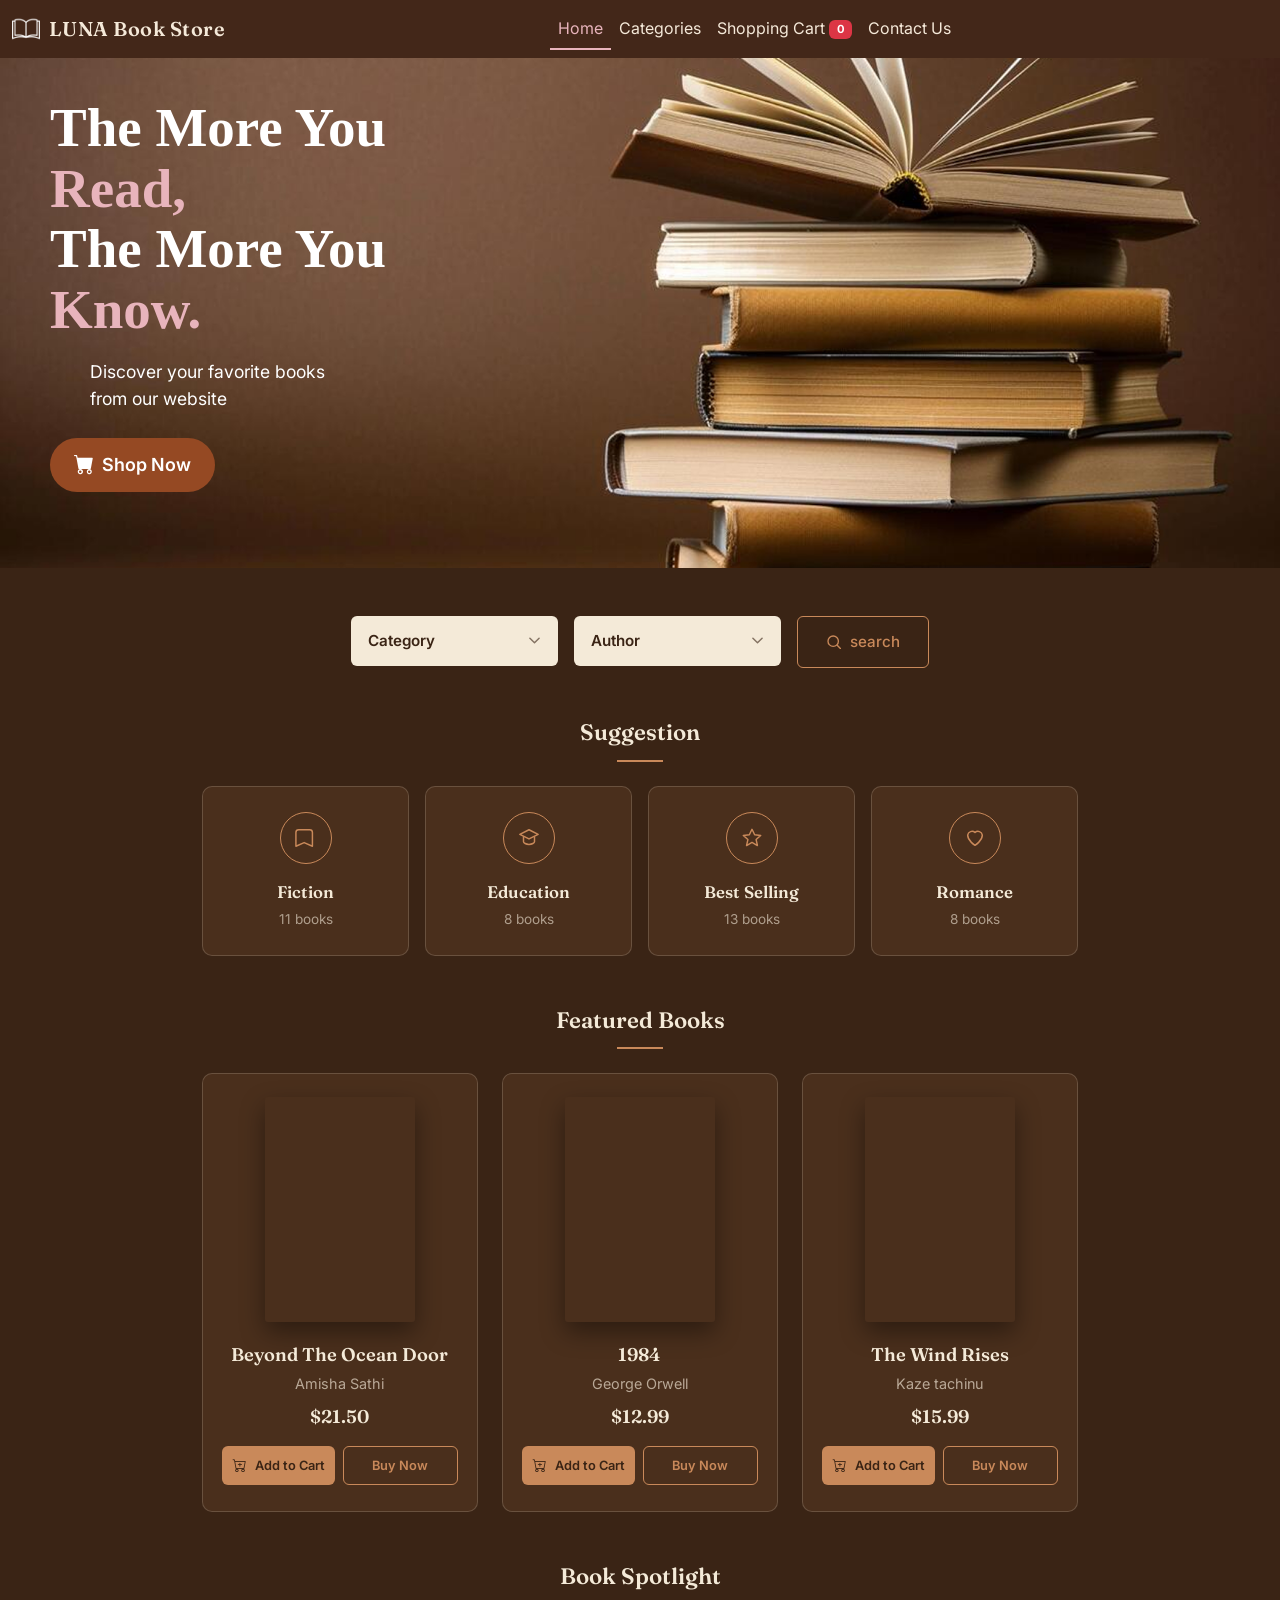
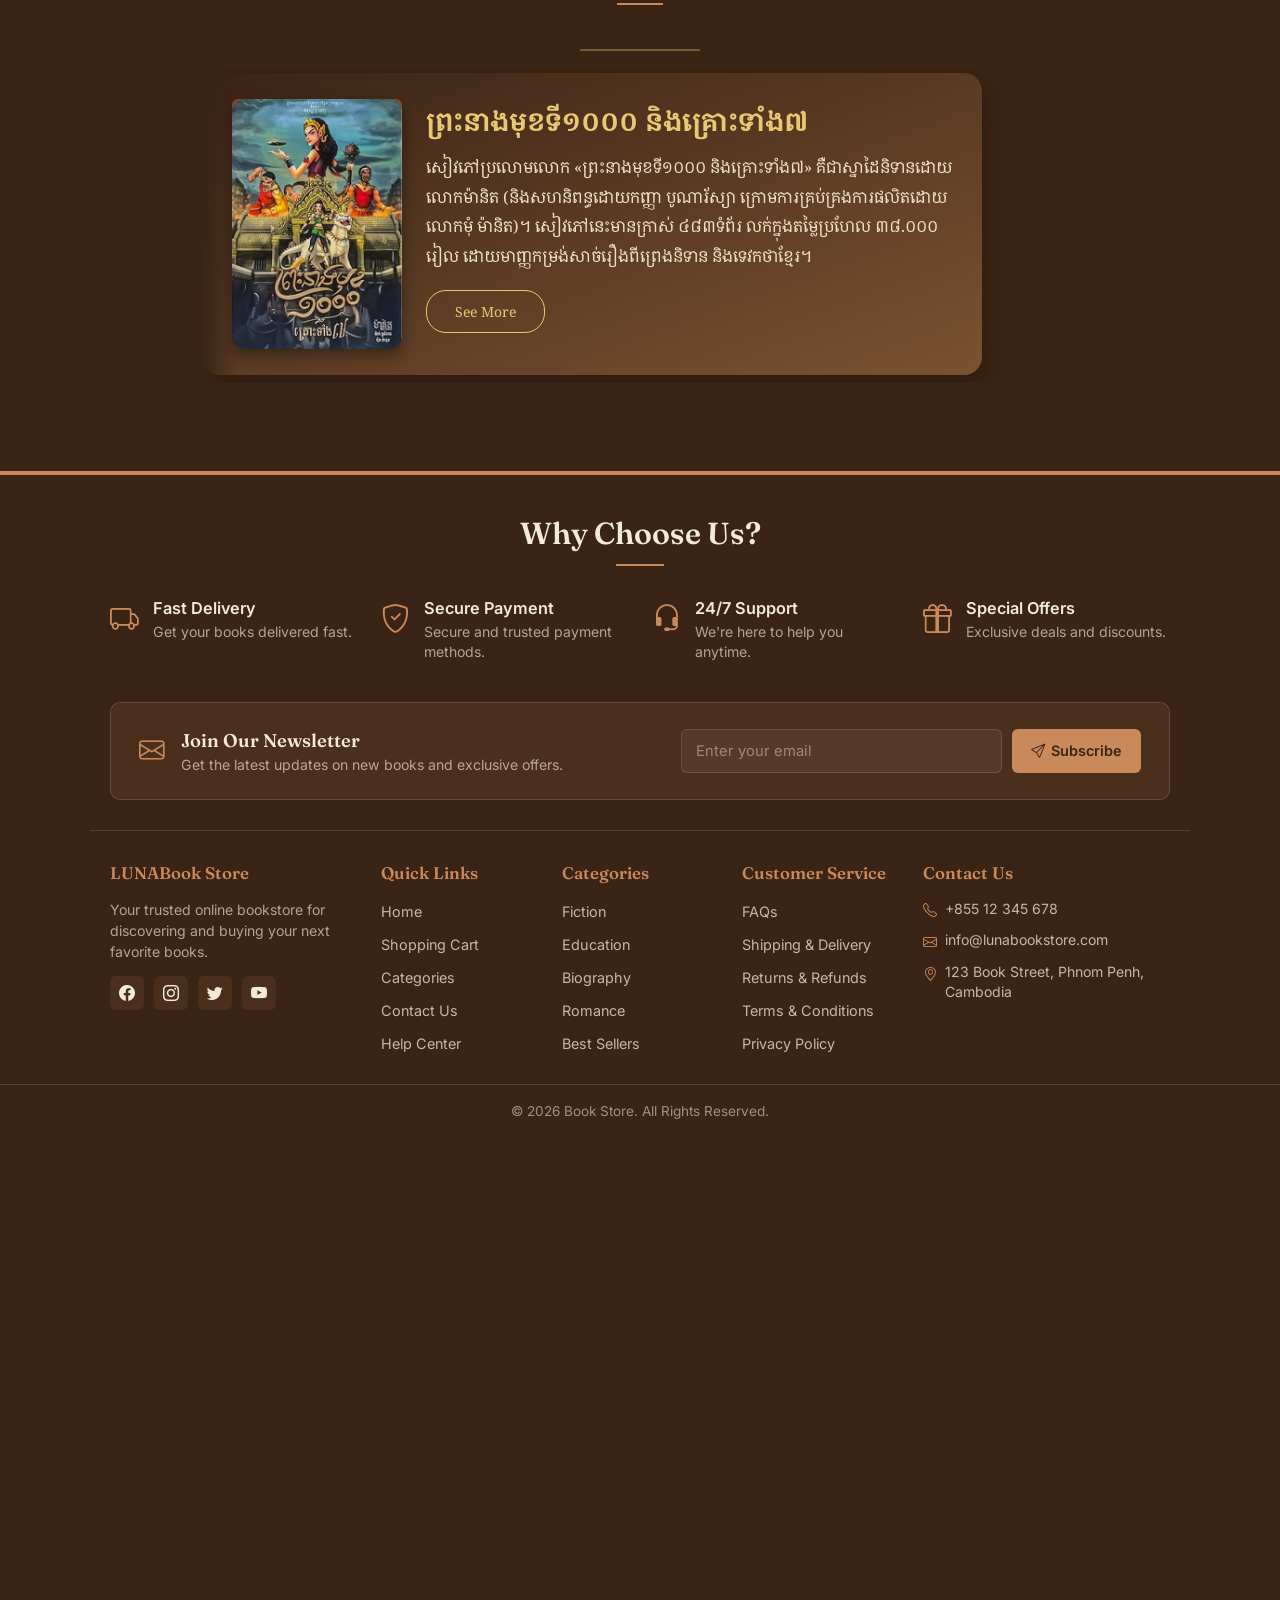
<file: index.html>
<!doctype html>
<html lang="en">
  <head>
    <meta charset="UTF-8" />
    <meta http-equiv="refresh" content="0; url=home.html" />
    <title>LUNA Book Store</title>
  </head>
  <body>
    <p>Redirecting to <a href="home.html">the Book Store</a>…</p>
  </body>
</html>
</file>
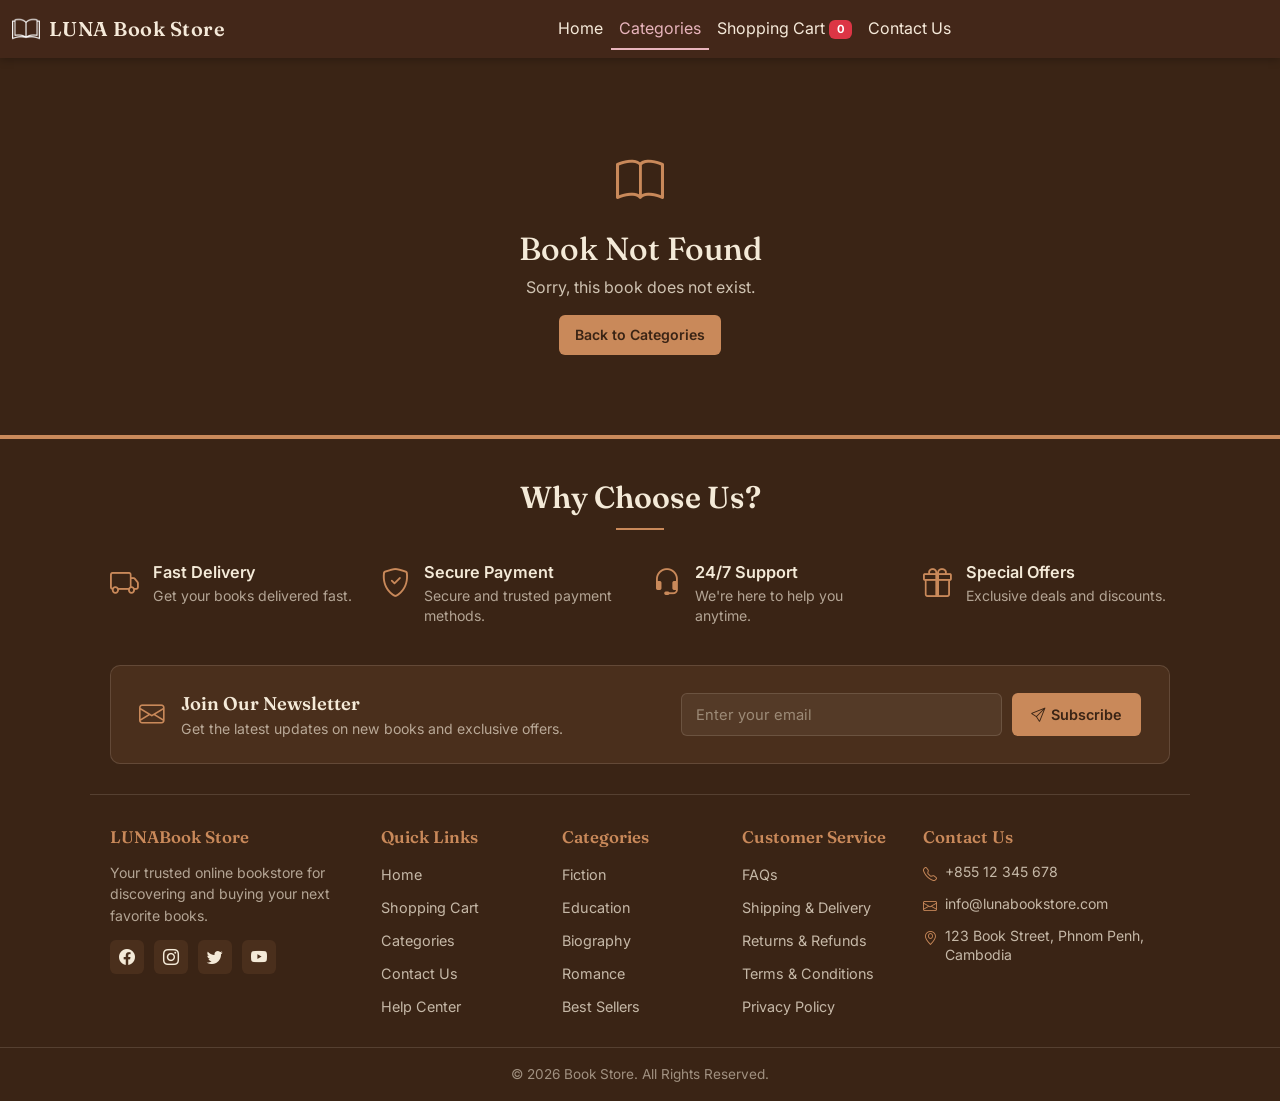
<file: bookdetail.html>
<!doctype html>
<html lang="en">
  <head>
    <meta charset="UTF-8" />
    <meta name="viewport" content="width=device-width, initial-scale=1.0" />
    <title>Book Details — Book Store</title>
    <meta name="description" content="Book details." />
    <link rel="icon" href="data:image/svg+xml,%3Csvg xmlns='http://www.w3.org/2000/svg' viewBox='0 0 100 100'%3E%3Ctext y='.9em' font-size='90'%3E%F0%9F%93%9A%3C/text%3E%3C/svg%3E" />
    <link
      href="https://cdn.jsdelivr.net/npm/bootstrap@5.3.3/dist/css/bootstrap.min.css"
      rel="stylesheet"
    />
    <link
      rel="stylesheet"
      href="https://cdn.jsdelivr.net/npm/bootstrap-icons@1.11.3/font/bootstrap-icons.min.css"
    />
    <link rel="preconnect" href="https://fonts.googleapis.com" />
    <link rel="preconnect" href="https://fonts.gstatic.com" crossorigin />
    <link
      href="https://fonts.googleapis.com/css2?family=Fraunces:ital,opsz,wght@0,9..144,300;0,9..144,500;0,9..144,600;0,9..144,700;1,9..144,500&family=Inter:wght@400;500;600;700&family=Noto+Serif+Khmer:wght@400;600;700&display=swap"
      rel="stylesheet"
    />
    <link rel="stylesheet" href="css/styles.css" />
    <link rel="stylesheet" href="css/footer_section.css" />
    <link rel="stylesheet" href="css/bookdetails.css" />
  </head>
  <body>
    <nav class="navbar navbar-expand-lg custom-navbar">
      <div class="container-fluid">
        <a class="navbar-brand" href="home.html">
          <img src="images/booklogo.png" alt="" class="brand-logo" />
          LUNA Book Store
        </a>
        <button
          class="navbar-toggler"
          type="button"
          data-bs-toggle="collapse"
          data-bs-target="#navbarNav"
          aria-controls="navbarNav"
          aria-expanded="false"
          aria-label="Toggle navigation"
        >
          <span class="navbar-toggler-icon"></span>
        </button>

        <div class="collapse navbar-collapse" id="navbarNav">
          <ul class="navbar-nav mx-auto">
            <li class="nav-item">
              <a class="nav-link" href="home.html">Home</a>
            </li>
            <li class="nav-item">
              <a class="nav-link" href="categories.html">Categories</a>
            </li>
            <li class="nav-item">
              <a class="nav-link" href="shopping_cart.html">
                Shopping Cart
                <span id="cart-count" class="badge bg-danger">0</span>
              </a>
            </li>
            <li class="nav-item">
              <a class="nav-link" href="contact_us.html">Contact Us</a>
            </li>
          </ul>
        </div>
      </div>
    </nav>

    <main class="container detail-page">
      <div id="book-detail" class="row g-4 align-items-start"></div>
    </main>

    <section class="container" id="related-section" hidden>
      <div class="section-heading-wrap mb-4 mt-4">
        <span class="section-heading">You May Also Like</span>
      </div>
      <div class="row g-4 justify-content-center" id="related-books"></div>
    </section>

    <!-- footer -->
    <section class="sf-wrap">
      <!-- Why Choose Us -->
      <div class="sf-why container-fluid">
        <div class="sf-why-heading">
          <h2>Why Choose Us?</h2>
        </div>

        <div class="row gy-4 sf-why-row">
          <div class="col-md-3 col-6 sf-why-item">
            <i class="bi bi-truck sf-why-icon"></i>
            <div>
              <div class="sf-why-title">Fast Delivery</div>
              <div class="sf-why-text">Get your books delivered fast.</div>
            </div>
          </div>

          <div class="col-md-3 col-6 sf-why-item">
            <i class="bi bi-shield-check sf-why-icon"></i>
            <div>
              <div class="sf-why-title">Secure Payment</div>
              <div class="sf-why-text">Secure and trusted payment methods.</div>
            </div>
          </div>

          <div class="col-md-3 col-6 sf-why-item">
            <i class="bi bi-headset sf-why-icon"></i>
            <div>
              <div class="sf-why-title">24/7 Support</div>
              <div class="sf-why-text">We're here to help you anytime.</div>
            </div>
          </div>

          <div class="col-md-3 col-6 sf-why-item">
            <i class="bi bi-gift sf-why-icon"></i>
            <div>
              <div class="sf-why-title">Special Offers</div>
              <div class="sf-why-text">Exclusive deals and discounts.</div>
            </div>
          </div>
        </div>
      </div>

      <!-- Newsletter -->
      <div class="sf-newsletter container-fluid">
        <div class="sf-newsletter-box">
          <div class="sf-newsletter-left">
            <i class="bi bi-envelope sf-newsletter-icon"></i>
            <div>
              <div class="sf-newsletter-title">Join Our Newsletter</div>
              <div class="sf-newsletter-text">
                Get the latest updates on new books and exclusive offers.
              </div>
            </div>
          </div>
          <form class="sf-newsletter-form">
            <input
              type="email"
              class="sf-newsletter-input"
              placeholder="Enter your email"
              aria-label="Email address"
              aria-label="Email address"
              aria-label="Email address"
              aria-label="Email address"
              required
            />
            <button type="submit" class="sf-newsletter-btn">
              <i class="bi bi-send"></i> Subscribe
            </button>
          </form>
        </div>
      </div>

      <!-- Footer columns -->
      <div class="sf-footer container-fluid">
        <div class="row gy-4">
          <div class="col-lg-3 col-md-6">
            <div class="sf-col-title">LUNABook Store</div>
            <p class="sf-about-text">
              Your trusted online bookstore for discovering and buying your next
              favorite books.
            </p>
            <div class="sf-socials">
              <a href="#"><i class="bi bi-facebook"></i></a>
              <a href="#"><i class="bi bi-instagram"></i></a>
              <a href="#"><i class="bi bi-twitter"></i></a>
              <a href="#"><i class="bi bi-youtube"></i></a>
            </div>
          </div>

          <div class="col-lg-2 col-md-6 col-6">
            <div class="sf-col-title">Quick Links</div>
            <ul class="sf-link-list">
              <li><a href="home.html">Home</a></li>
              <li><a href="shopping_cart.html">Shopping Cart</a></li>
              <li><a href="categories.html">Categories</a></li>
              <li><a href="contact_us.html">Contact Us</a></li>
              <li><a href="help.html">Help Center</a></li>
            </ul>
          </div>

          <div class="col-lg-2 col-md-6 col-6">
            <div class="sf-col-title">Categories</div>
            <ul class="sf-link-list">
              <li><a href="categories.html?category=fiction">Fiction</a></li>
              <li><a href="categories.html?category=education">Education</a></li>
              <li><a href="categories.html?category=biography">Biography</a></li>
              <li><a href="categories.html?category=romance">Romance</a></li>
              <li><a href="categories.html?category=bestselling">Best Sellers</a></li>
            </ul>
          </div>

          <div class="col-lg-2 col-md-6 col-6">
            <div class="sf-col-title">Customer Service</div>
            <ul class="sf-link-list">
              <li><a href="help.html#faqs">FAQs</a></li>
              <li><a href="help.html#shipping">Shipping &amp; Delivery</a></li>
              <li><a href="help.html#returns">Returns &amp; Refunds</a></li>
              <li><a href="help.html#terms">Terms &amp; Conditions</a></li>
              <li><a href="help.html#privacy">Privacy Policy</a></li>
            </ul>
          </div>

          <div class="col-lg-3 col-md-6 col-6">
            <div class="sf-col-title">Contact Us</div>
            <ul class="sf-contact-list">
              <li><i class="bi bi-telephone"></i> +855 12 345 678</li>
              <li><i class="bi bi-envelope"></i> info@lunabookstore.com</li>
              <li>
                <i class="bi bi-geo-alt"></i> 123 Book Street, Phnom Penh, Cambodia
              </li>
            </ul>
          </div>
        </div>
      </div>

      <div class="sf-bottom">&copy; 2026 Book Store. All Rights Reserved.</div>
    </section>

    <script src="https://cdn.jsdelivr.net/npm/bootstrap@5.3.3/dist/js/bootstrap.bundle.min.js"></script>
    <script src="js/books.js"></script>
    <script src="js/site.js"></script>
    <script src="js/cart.js"></script>
    <script src="js/bookdetail.js"></script>
  </body>
</html>
</file>
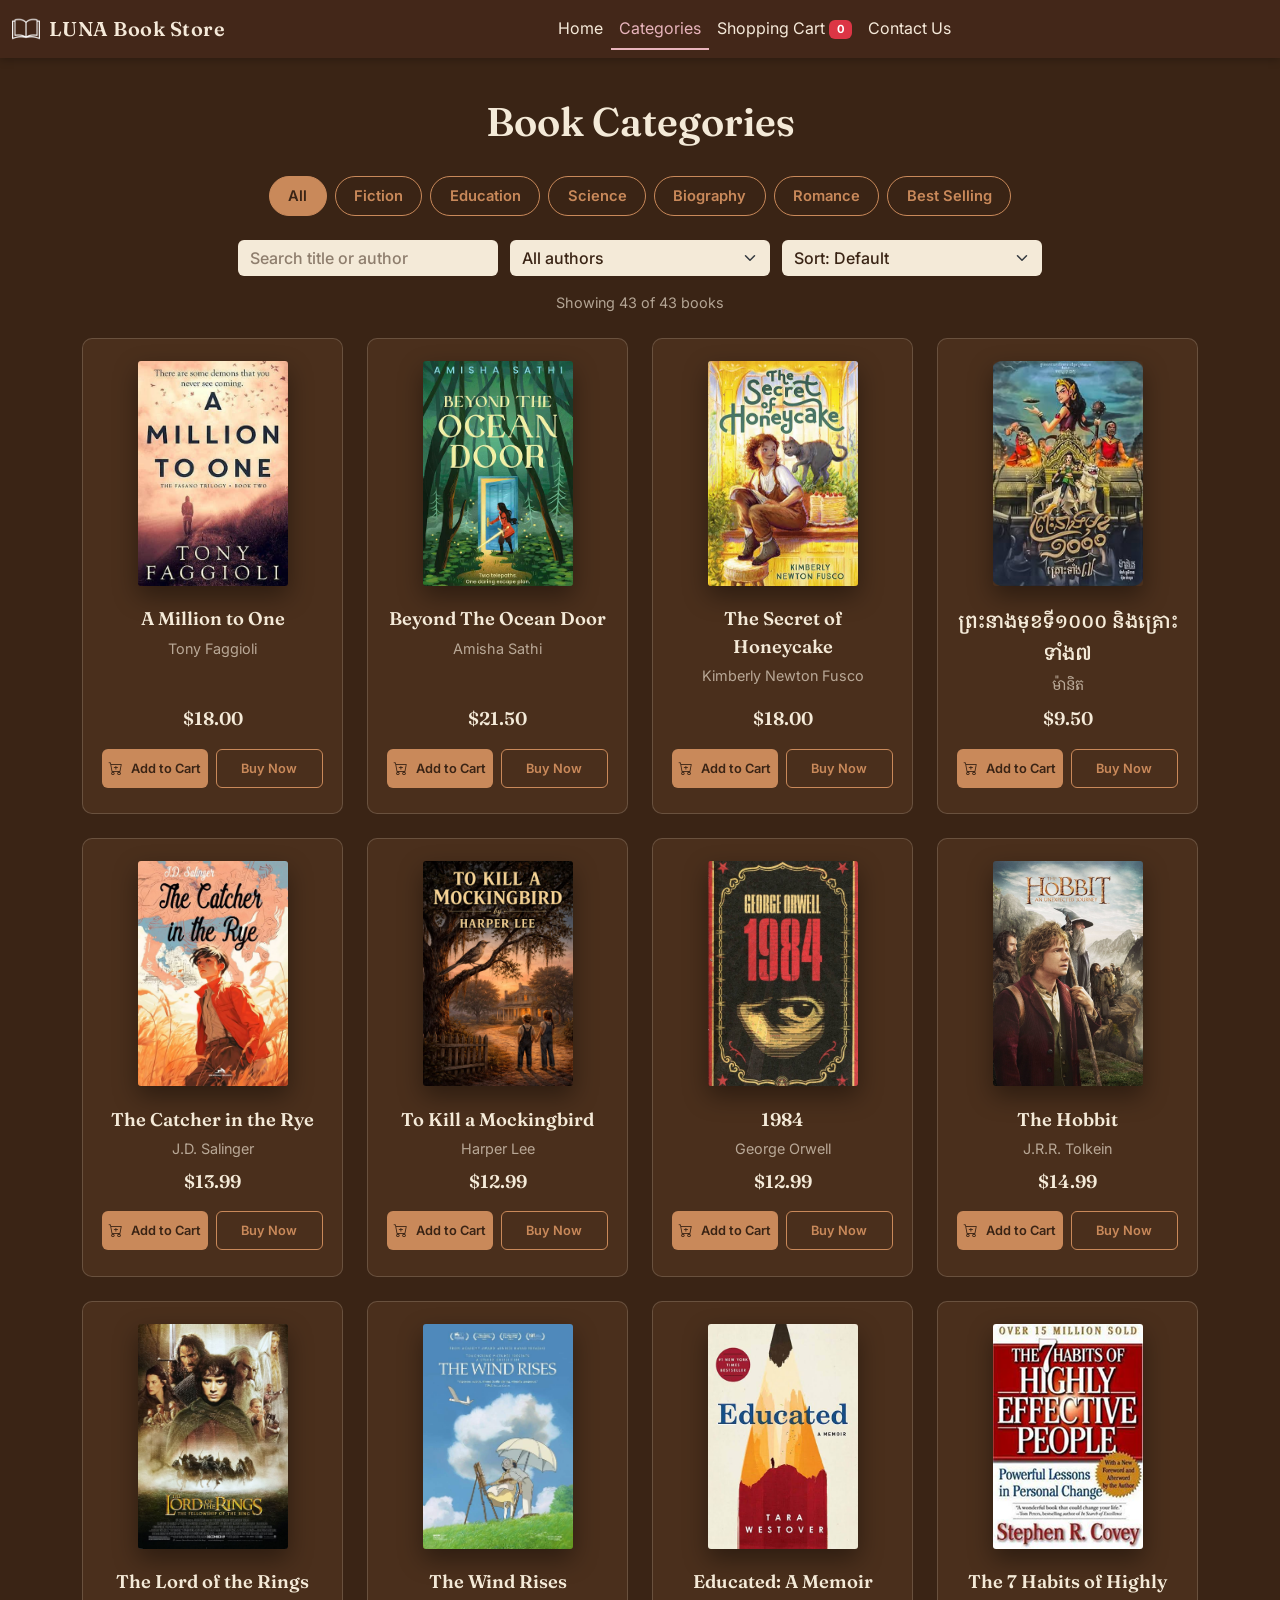
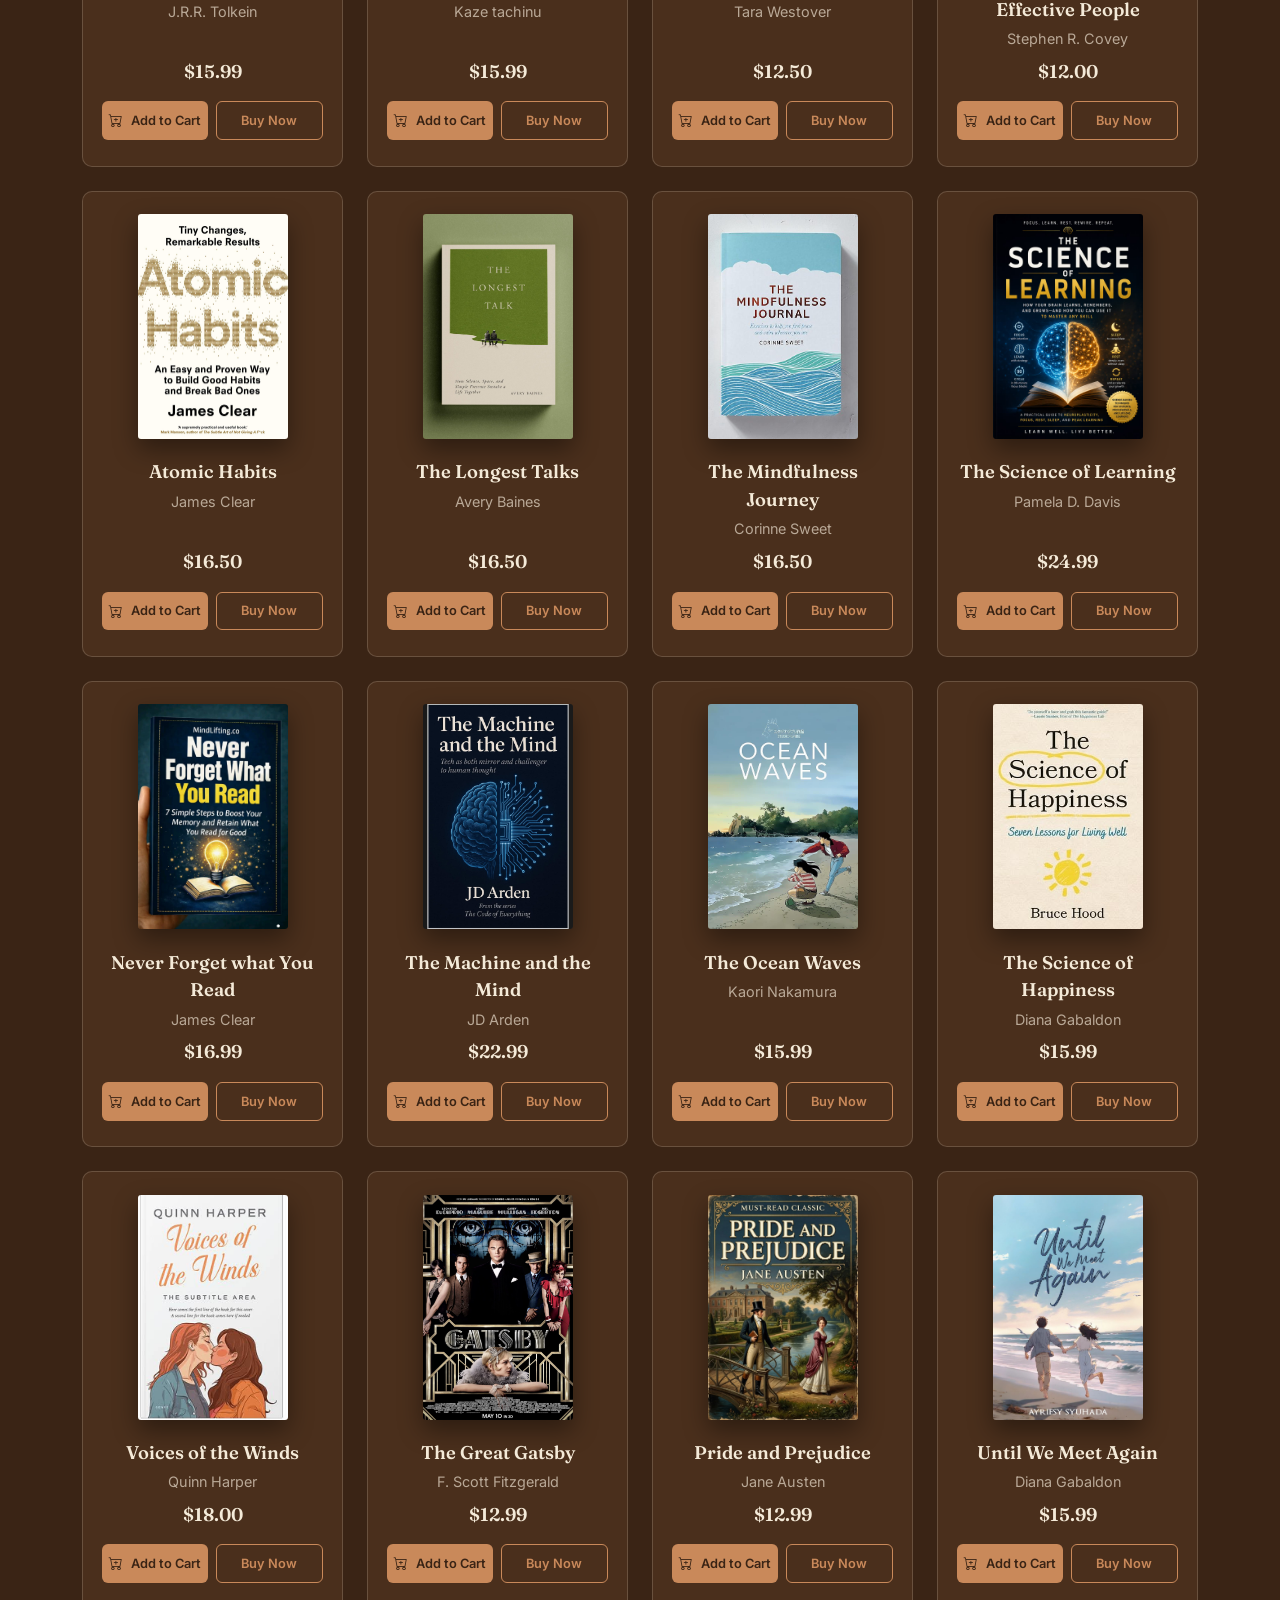
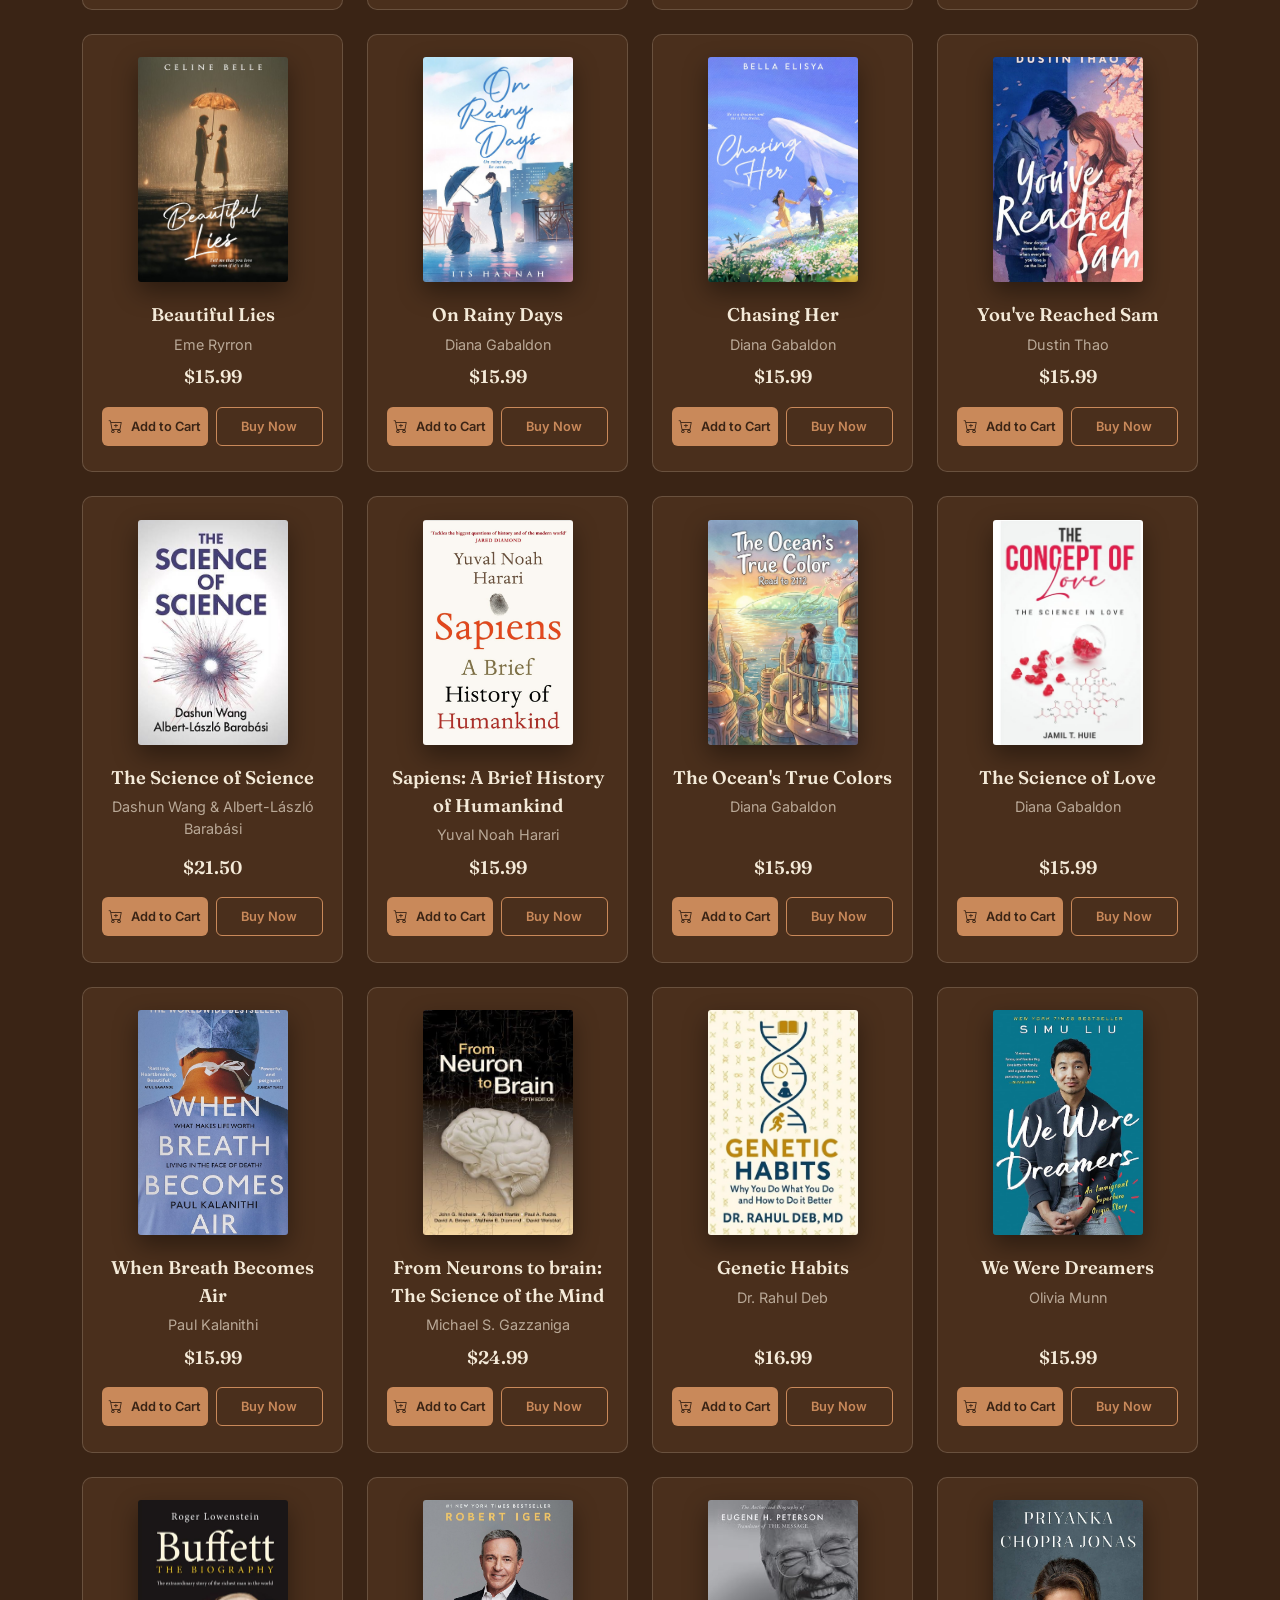
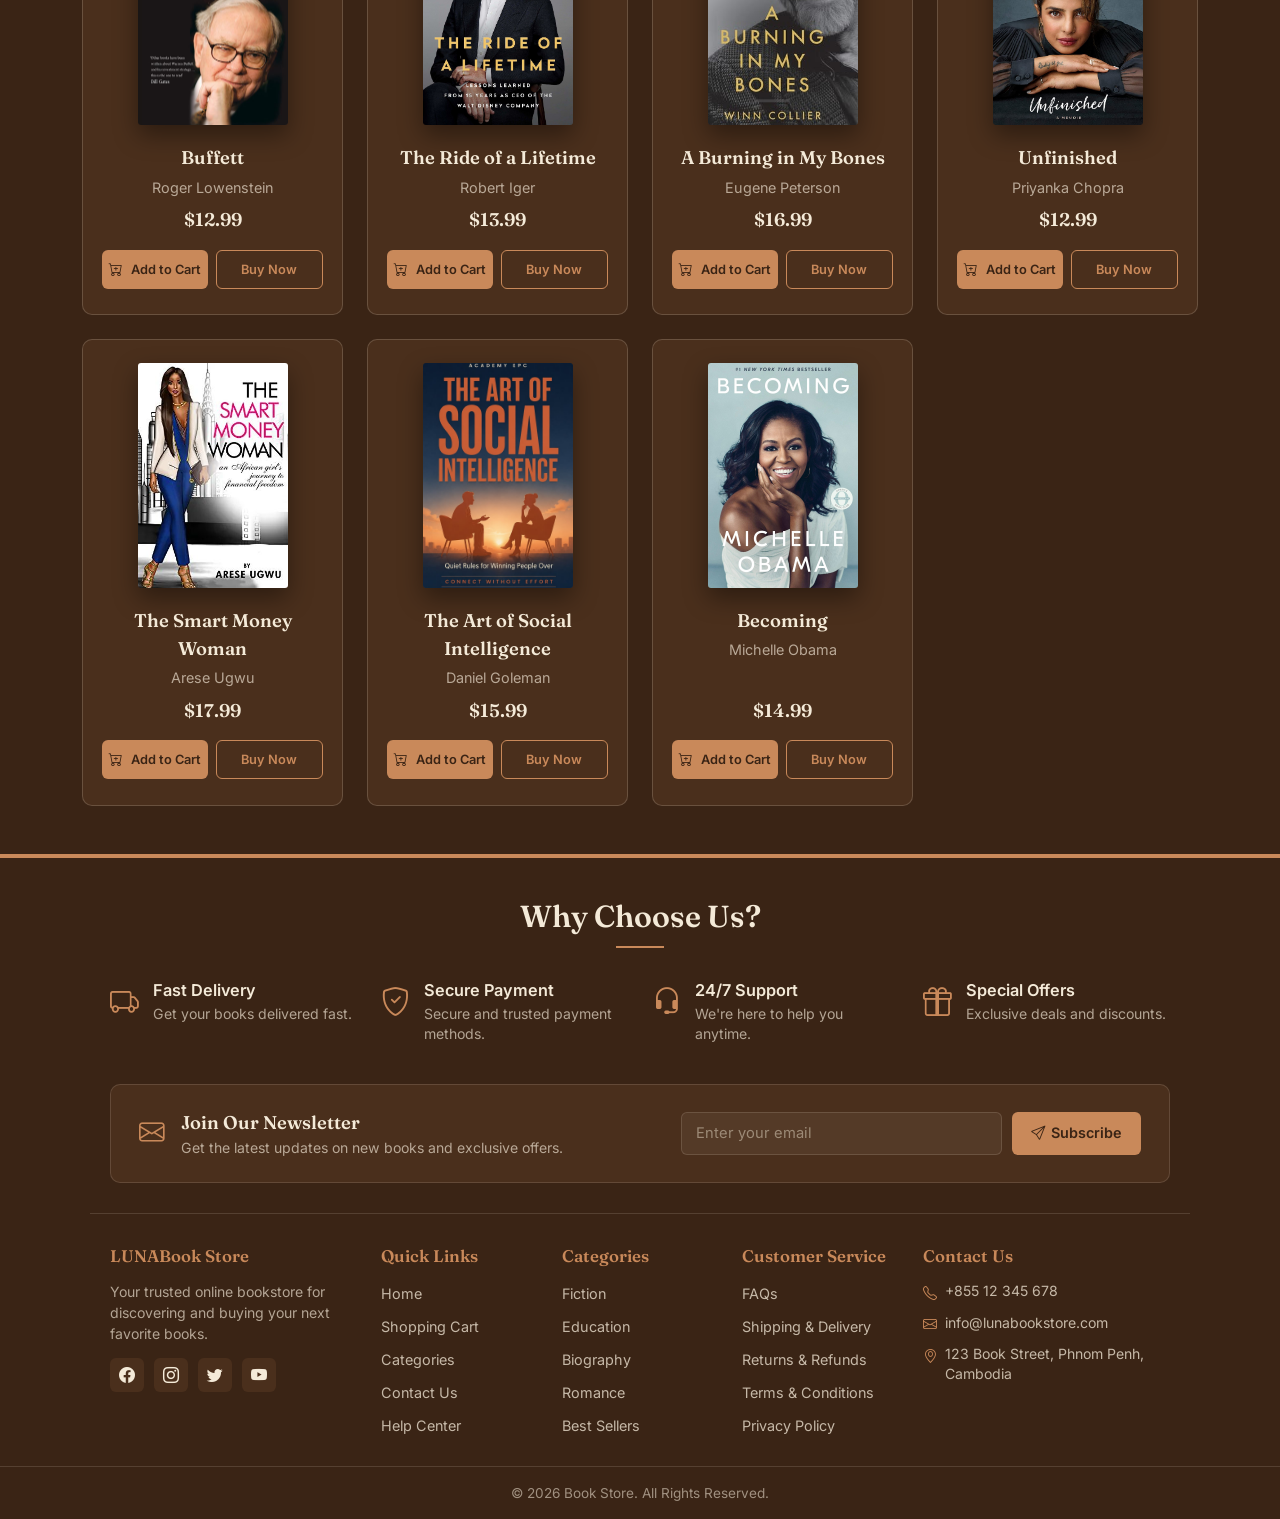
<file: categories.html>
<!doctype html>
<html lang="en">
  <head>
    <meta charset="UTF-8" />
    <meta name="viewport" content="width=device-width, initial-scale=1.0" />
    <title>Categories — Book Store</title>
    <meta name="description" content="Browse books by category, author or title." />
    <link rel="icon" href="data:image/svg+xml,%3Csvg xmlns='http://www.w3.org/2000/svg' viewBox='0 0 100 100'%3E%3Ctext y='.9em' font-size='90'%3E%F0%9F%93%9A%3C/text%3E%3C/svg%3E" />
    <link
      href="https://cdn.jsdelivr.net/npm/bootstrap@5.3.3/dist/css/bootstrap.min.css"
      rel="stylesheet"
    />
    <link
      rel="stylesheet"
      href="https://cdn.jsdelivr.net/npm/bootstrap-icons@1.11.3/font/bootstrap-icons.min.css"
    />
    <link rel="preconnect" href="https://fonts.googleapis.com" />
    <link rel="preconnect" href="https://fonts.gstatic.com" crossorigin />
    <link
      href="https://fonts.googleapis.com/css2?family=Fraunces:ital,opsz,wght@0,9..144,300;0,9..144,500;0,9..144,600;0,9..144,700;1,9..144,500&family=Inter:wght@400;500;600;700&family=Noto+Serif+Khmer:wght@400;600;700&display=swap"
      rel="stylesheet"
    />
    <link rel="stylesheet" href="css/styles.css" />
    <link rel="stylesheet" href="css/footer_section.css" />
  </head>
  <body>
    <nav class="navbar navbar-expand-lg custom-navbar">
      <div class="container-fluid">
        <a class="navbar-brand" href="home.html">
          <img src="images/booklogo.png" alt="" class="brand-logo" />
          LUNA Book Store
        </a>
        <button
          class="navbar-toggler"
          type="button"
          data-bs-toggle="collapse"
          data-bs-target="#navbarNav"
          aria-controls="navbarNav"
          aria-expanded="false"
          aria-label="Toggle navigation"
        >
          <span class="navbar-toggler-icon"></span>
        </button>

        <div class="collapse navbar-collapse" id="navbarNav">
          <ul class="navbar-nav mx-auto">
            <li class="nav-item">
              <a class="nav-link" href="home.html">Home</a>
            </li>
            <li class="nav-item">
              <a class="nav-link" href="categories.html">Categories</a>
            </li>
            <li class="nav-item">
              <a class="nav-link" href="shopping_cart.html">
                Shopping Cart
                <span id="cart-count" class="badge bg-danger">0</span>
              </a>
            </li>
            <li class="nav-item">
              <a class="nav-link" href="contact_us.html">Contact Us</a>
            </li>
          </ul>
        </div>
      </div>
    </nav>

    <main class="container pb-5">
      <h1 class="page-title">Book Categories</h1>

      <!-- Category pills -->
      <div class="category-buttons" id="category-pills" role="group" aria-label="Categories"></div>

      <!-- Search / author / sort -->
      <div class="catalog-toolbar">
        <input
          type="search"
          id="search-input"
          class="form-control"
          placeholder="Search title or author"
          aria-label="Search title or author"
        />
        <select id="author-select" class="form-select" aria-label="Filter by author"></select>
        <select id="sort-select" class="form-select" aria-label="Sort books">
          <option value="default">Sort: Default</option>
          <option value="price-asc">Price: low to high</option>
          <option value="price-desc">Price: high to low</option>
          <option value="title">Title: A to Z</option>
        </select>
      </div>

      <p class="result-count" id="result-count" aria-live="polite"></p>

      <!-- Books -->
      <div class="row g-4" id="book-list"></div>

      <div class="empty-state" id="no-results" hidden>
        <i class="bi bi-search"></i>
        <h2>No books found</h2>
        <p>Try a different search or clear the filters.</p>
        <button type="button" class="btn add-cart-btn" id="clear-filters">Clear filters</button>
      </div>
    </main>

    <!-- footer -->
    <section class="sf-wrap">
      <!-- Why Choose Us -->
      <div class="sf-why container-fluid">
        <div class="sf-why-heading">
          <h2>Why Choose Us?</h2>
        </div>

        <div class="row gy-4 sf-why-row">
          <div class="col-md-3 col-6 sf-why-item">
            <i class="bi bi-truck sf-why-icon"></i>
            <div>
              <div class="sf-why-title">Fast Delivery</div>
              <div class="sf-why-text">Get your books delivered fast.</div>
            </div>
          </div>

          <div class="col-md-3 col-6 sf-why-item">
            <i class="bi bi-shield-check sf-why-icon"></i>
            <div>
              <div class="sf-why-title">Secure Payment</div>
              <div class="sf-why-text">Secure and trusted payment methods.</div>
            </div>
          </div>

          <div class="col-md-3 col-6 sf-why-item">
            <i class="bi bi-headset sf-why-icon"></i>
            <div>
              <div class="sf-why-title">24/7 Support</div>
              <div class="sf-why-text">We're here to help you anytime.</div>
            </div>
          </div>

          <div class="col-md-3 col-6 sf-why-item">
            <i class="bi bi-gift sf-why-icon"></i>
            <div>
              <div class="sf-why-title">Special Offers</div>
              <div class="sf-why-text">Exclusive deals and discounts.</div>
            </div>
          </div>
        </div>
      </div>

      <!-- Newsletter -->
      <div class="sf-newsletter container-fluid">
        <div class="sf-newsletter-box">
          <div class="sf-newsletter-left">
            <i class="bi bi-envelope sf-newsletter-icon"></i>
            <div>
              <div class="sf-newsletter-title">Join Our Newsletter</div>
              <div class="sf-newsletter-text">
                Get the latest updates on new books and exclusive offers.
              </div>
            </div>
          </div>
          <form class="sf-newsletter-form">
            <input
              type="email"
              class="sf-newsletter-input"
              placeholder="Enter your email"
              aria-label="Email address"
              aria-label="Email address"
              aria-label="Email address"
              aria-label="Email address"
              required
            />
            <button type="submit" class="sf-newsletter-btn">
              <i class="bi bi-send"></i> Subscribe
            </button>
          </form>
        </div>
      </div>

      <!-- Footer columns -->
      <div class="sf-footer container-fluid">
        <div class="row gy-4">
          <div class="col-lg-3 col-md-6">
            <div class="sf-col-title">LUNABook Store</div>
            <p class="sf-about-text">
              Your trusted online bookstore for discovering and buying your next
              favorite books.
            </p>
            <div class="sf-socials">
              <a href="#"><i class="bi bi-facebook"></i></a>
              <a href="#"><i class="bi bi-instagram"></i></a>
              <a href="#"><i class="bi bi-twitter"></i></a>
              <a href="#"><i class="bi bi-youtube"></i></a>
            </div>
          </div>

          <div class="col-lg-2 col-md-6 col-6">
            <div class="sf-col-title">Quick Links</div>
            <ul class="sf-link-list">
              <li><a href="home.html">Home</a></li>
              <li><a href="shopping_cart.html">Shopping Cart</a></li>
              <li><a href="categories.html">Categories</a></li>
              <li><a href="contact_us.html">Contact Us</a></li>
              <li><a href="help.html">Help Center</a></li>
            </ul>
          </div>

          <div class="col-lg-2 col-md-6 col-6">
            <div class="sf-col-title">Categories</div>
            <ul class="sf-link-list">
              <li><a href="categories.html?category=fiction">Fiction</a></li>
              <li><a href="categories.html?category=education">Education</a></li>
              <li><a href="categories.html?category=biography">Biography</a></li>
              <li><a href="categories.html?category=romance">Romance</a></li>
              <li><a href="categories.html?category=bestselling">Best Sellers</a></li>
            </ul>
          </div>

          <div class="col-lg-2 col-md-6 col-6">
            <div class="sf-col-title">Customer Service</div>
            <ul class="sf-link-list">
              <li><a href="help.html#faqs">FAQs</a></li>
              <li><a href="help.html#shipping">Shipping &amp; Delivery</a></li>
              <li><a href="help.html#returns">Returns &amp; Refunds</a></li>
              <li><a href="help.html#terms">Terms &amp; Conditions</a></li>
              <li><a href="help.html#privacy">Privacy Policy</a></li>
            </ul>
          </div>

          <div class="col-lg-3 col-md-6 col-6">
            <div class="sf-col-title">Contact Us</div>
            <ul class="sf-contact-list">
              <li><i class="bi bi-telephone"></i> +855 12 345 678</li>
              <li><i class="bi bi-envelope"></i> info@lunabookstore.com</li>
              <li>
                <i class="bi bi-geo-alt"></i> 123 Book Street, Phnom Penh, Cambodia
              </li>
            </ul>
          </div>
        </div>
      </div>

      <div class="sf-bottom">&copy; 2026 Book Store. All Rights Reserved.</div>
    </section>

    <script src="https://cdn.jsdelivr.net/npm/bootstrap@5.3.3/dist/js/bootstrap.bundle.min.js"></script>
    <script src="js/books.js"></script>
    <script src="js/site.js"></script>
    <script src="js/cart.js"></script>
    <script src="js/categories.js"></script>
  </body>
</html>
</file>
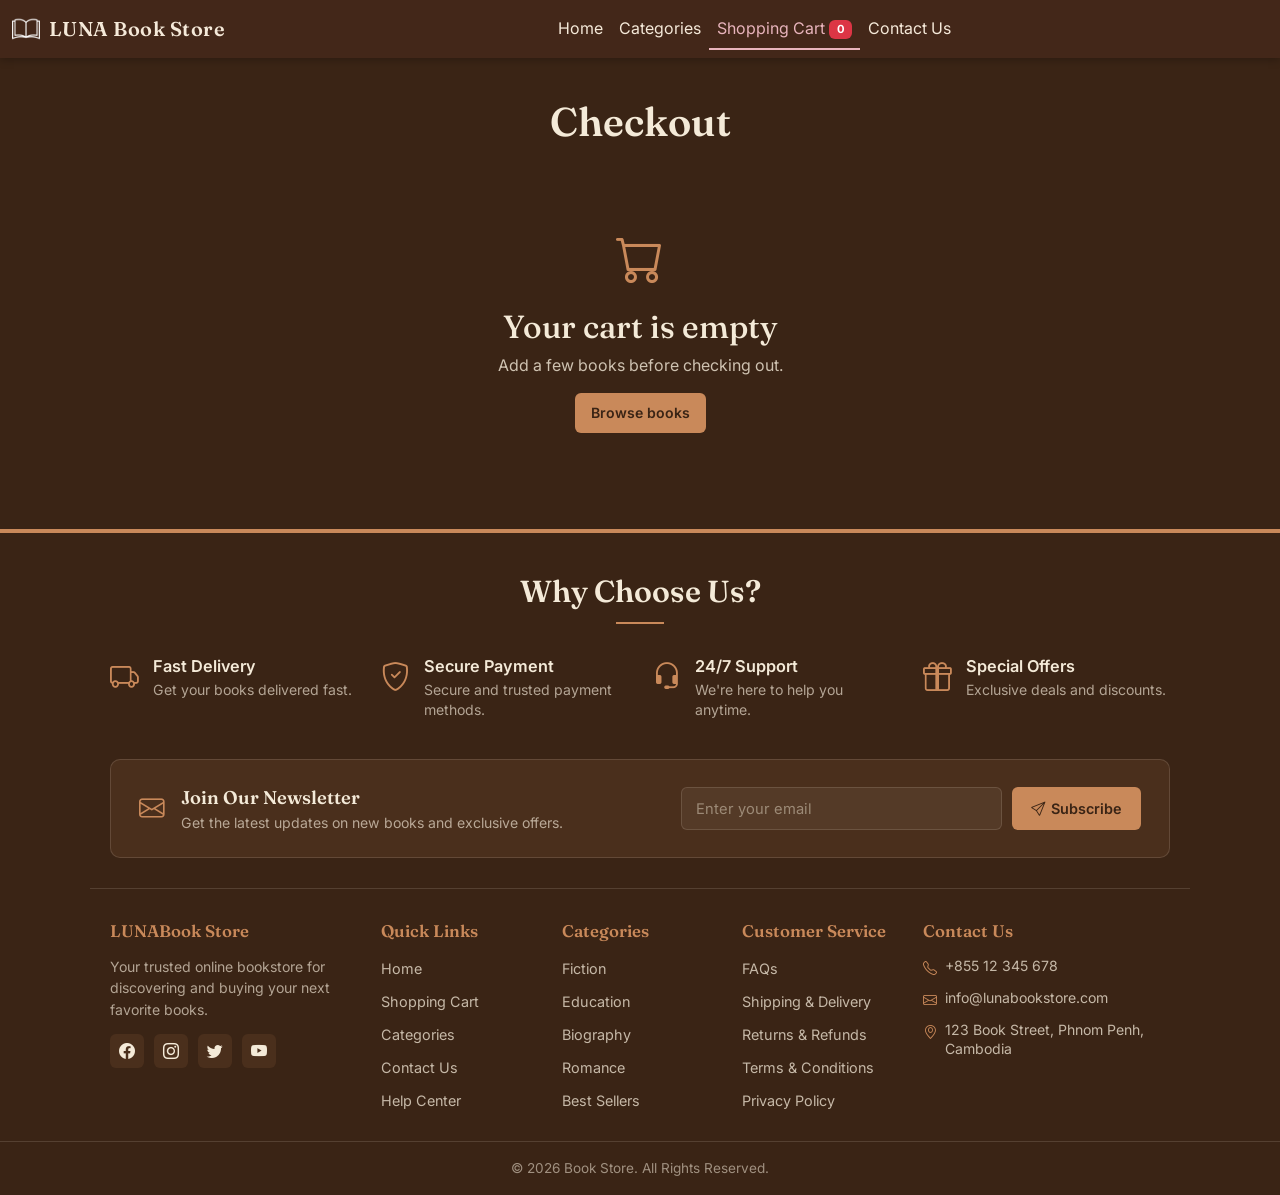
<file: checkout.html>
<!doctype html>
<html lang="en">
  <head>
    <meta charset="UTF-8" />
    <meta name="viewport" content="width=device-width, initial-scale=1.0" />
    <title>Checkout — Book Store</title>
    <meta name="description" content="Enter your delivery details and place your order." />
    <link rel="icon" href="data:image/svg+xml,%3Csvg xmlns='http://www.w3.org/2000/svg' viewBox='0 0 100 100'%3E%3Ctext y='.9em' font-size='90'%3E%F0%9F%93%9A%3C/text%3E%3C/svg%3E" />
    <link
      href="https://cdn.jsdelivr.net/npm/bootstrap@5.3.3/dist/css/bootstrap.min.css"
      rel="stylesheet"
    />
    <link
      rel="stylesheet"
      href="https://cdn.jsdelivr.net/npm/bootstrap-icons@1.11.3/font/bootstrap-icons.min.css"
    />
    <link rel="preconnect" href="https://fonts.googleapis.com" />
    <link rel="preconnect" href="https://fonts.gstatic.com" crossorigin />
    <link
      href="https://fonts.googleapis.com/css2?family=Fraunces:ital,opsz,wght@0,9..144,300;0,9..144,500;0,9..144,600;0,9..144,700;1,9..144,500&family=Inter:wght@400;500;600;700&family=Noto+Serif+Khmer:wght@400;600;700&display=swap"
      rel="stylesheet"
    />
    <link rel="stylesheet" href="css/styles.css" />
    <link rel="stylesheet" href="css/footer_section.css" />
    <link rel="stylesheet" href="css/shopping_cart.css" />
  </head>
  <body>
    <nav class="navbar navbar-expand-lg custom-navbar">
      <div class="container-fluid">
        <a class="navbar-brand" href="home.html">
          <img src="images/booklogo.png" alt="" class="brand-logo" />
          LUNA Book Store
        </a>
        <button
          class="navbar-toggler"
          type="button"
          data-bs-toggle="collapse"
          data-bs-target="#navbarNav"
          aria-controls="navbarNav"
          aria-expanded="false"
          aria-label="Toggle navigation"
        >
          <span class="navbar-toggler-icon"></span>
        </button>

        <div class="collapse navbar-collapse" id="navbarNav">
          <ul class="navbar-nav mx-auto">
            <li class="nav-item">
              <a class="nav-link" href="home.html">Home</a>
            </li>
            <li class="nav-item">
              <a class="nav-link" href="categories.html">Categories</a>
            </li>
            <li class="nav-item">
              <a class="nav-link" href="shopping_cart.html">
                Shopping Cart
                <span id="cart-count" class="badge bg-danger">0</span>
              </a>
            </li>
            <li class="nav-item">
              <a class="nav-link" href="contact_us.html">Contact Us</a>
            </li>
          </ul>
        </div>
      </div>
    </nav>

    <main class="container cart-page">
      <h1 class="page-title" id="checkout-title">Checkout</h1>

      <!-- Nothing in the cart -->
      <div class="empty-state" id="checkout-empty" hidden>
        <i class="bi bi-cart"></i>
        <h2>Your cart is empty</h2>
        <p>Add a few books before checking out.</p>
        <a href="categories.html" class="btn add-cart-btn">Browse books</a>
      </div>

      <!-- Checkout form -->
      <div class="row g-4" id="checkout-view" hidden>
        <div class="col-lg-7">
          <form id="checkout-form" class="checkout-card" novalidate>
            <h2>Delivery details</h2>
            <div class="row g-3 mb-4">
              <div class="col-sm-6">
                <label class="form-label" for="co-name">Full name *</label>
                <input class="form-control" id="co-name" name="name" type="text" autocomplete="name" required minlength="2" />
                <div class="invalid-feedback">Please enter your name.</div>
              </div>
              <div class="col-sm-6">
                <label class="form-label" for="co-phone">Phone *</label>
                <input class="form-control" id="co-phone" name="phone" type="tel" autocomplete="tel" placeholder="012 345 678" required pattern="[0-9+\s\(\)\-]{8,16}" />
                <div class="invalid-feedback">Please enter a valid phone number.</div>
              </div>
              <div class="col-12">
                <label class="form-label" for="co-email">Email (optional)</label>
                <input class="form-control" id="co-email" name="email" type="email" autocomplete="email" />
                <div class="invalid-feedback">Please enter a valid email address.</div>
              </div>
              <div class="col-12">
                <label class="form-label" for="co-address">Address *</label>
                <textarea class="form-control" id="co-address" name="address" rows="2" autocomplete="street-address" placeholder="House / street / sangkat / khan" required minlength="5"></textarea>
                <div class="invalid-feedback">Please enter your delivery address.</div>
              </div>
              <div class="col-sm-6">
                <label class="form-label" for="co-city">City / province *</label>
                <input class="form-control" id="co-city" name="city" type="text" value="Phnom Penh" required />
                <div class="invalid-feedback">Please enter your city or province.</div>
              </div>
              <div class="col-sm-6">
                <label class="form-label" for="co-note">Note for the courier</label>
                <input class="form-control" id="co-note" name="note" type="text" />
              </div>
            </div>

            <h2>Payment method</h2>
            <label class="pay-option">
              <input class="form-check-input" type="radio" name="payment" value="khqr" checked />
              <span>Pay with KHQR<small>Scan and pay instantly — details shown after you place the order.</small></span>
            </label>
            <label class="pay-option">
              <input class="form-check-input" type="radio" name="payment" value="cod" />
              <span>Cash on delivery<small>Pay the courier when your books arrive.</small></span>
            </label>

            <button type="submit" class="btn add-cart-btn btn-lg w-100 justify-content-center mt-3">
              <i class="bi bi-bag-check"></i> Place Order
            </button>
          </form>
        </div>

        <div class="col-lg-5">
          <aside class="checkout-card">
            <h2>Your order</h2>
            <ul class="checkout-items" id="checkout-items"></ul>
            <div class="summary-row"><span>Subtotal</span><span id="co-subtotal">$0.00</span></div>
            <div class="summary-row"><span>Shipping</span><span id="co-shipping">$0.00</span></div>
            <div class="summary-row total"><span>Total</span><span id="co-total">$0.00</span></div>
            <p class="buynow-note" id="buynow-note" hidden>Buying this book now — the rest of your cart isn't affected.</p>
            <a href="shopping_cart.html" class="detail-back d-inline-block mt-3" id="checkout-edit-link"><i class="bi bi-arrow-left"></i> Edit cart</a>
          </aside>
        </div>
      </div>

      <!-- Order confirmation -->
      <div class="done-card" id="confirmation-view" hidden>
        <i class="bi bi-check-circle-fill"></i>
        <h2 class="page-title" style="margin-top: 0.5rem">Thank you for your order!</h2>
        <div class="done-id" id="done-id"></div>
        <div class="done-details">
          <dl>
            <dt>Name</dt><dd id="done-name"></dd>
            <dt>Deliver to</dt><dd id="done-address"></dd>
            <dt>Payment</dt><dd id="done-payment"></dd>
          </dl>
          <ul id="done-items"></ul>
          <div class="summary-row mt-2"><span>Shipping</span><span id="done-shipping"></span></div>
          <div class="done-total"><span>Total</span><span id="done-total"></span></div>
        </div>
        <a href="categories.html" class="btn add-cart-btn btn-lg">Keep Shopping</a>
        <a href="home.html" class="btn buy-now-btn btn-lg">Back to Home</a>
      </div>
    </main>

    <!-- footer -->
    <section class="sf-wrap">
      <!-- Why Choose Us -->
      <div class="sf-why container-fluid">
        <div class="sf-why-heading">
          <h2>Why Choose Us?</h2>
        </div>

        <div class="row gy-4 sf-why-row">
          <div class="col-md-3 col-6 sf-why-item">
            <i class="bi bi-truck sf-why-icon"></i>
            <div>
              <div class="sf-why-title">Fast Delivery</div>
              <div class="sf-why-text">Get your books delivered fast.</div>
            </div>
          </div>

          <div class="col-md-3 col-6 sf-why-item">
            <i class="bi bi-shield-check sf-why-icon"></i>
            <div>
              <div class="sf-why-title">Secure Payment</div>
              <div class="sf-why-text">Secure and trusted payment methods.</div>
            </div>
          </div>

          <div class="col-md-3 col-6 sf-why-item">
            <i class="bi bi-headset sf-why-icon"></i>
            <div>
              <div class="sf-why-title">24/7 Support</div>
              <div class="sf-why-text">We're here to help you anytime.</div>
            </div>
          </div>

          <div class="col-md-3 col-6 sf-why-item">
            <i class="bi bi-gift sf-why-icon"></i>
            <div>
              <div class="sf-why-title">Special Offers</div>
              <div class="sf-why-text">Exclusive deals and discounts.</div>
            </div>
          </div>
        </div>
      </div>

      <!-- Newsletter -->
      <div class="sf-newsletter container-fluid">
        <div class="sf-newsletter-box">
          <div class="sf-newsletter-left">
            <i class="bi bi-envelope sf-newsletter-icon"></i>
            <div>
              <div class="sf-newsletter-title">Join Our Newsletter</div>
              <div class="sf-newsletter-text">
                Get the latest updates on new books and exclusive offers.
              </div>
            </div>
          </div>
          <form class="sf-newsletter-form">
            <input
              type="email"
              class="sf-newsletter-input"
              placeholder="Enter your email"
              aria-label="Email address"
              aria-label="Email address"
              aria-label="Email address"
              aria-label="Email address"
              required
            />
            <button type="submit" class="sf-newsletter-btn">
              <i class="bi bi-send"></i> Subscribe
            </button>
          </form>
        </div>
      </div>

      <!-- Footer columns -->
      <div class="sf-footer container-fluid">
        <div class="row gy-4">
          <div class="col-lg-3 col-md-6">
            <div class="sf-col-title">LUNABook Store</div>
            <p class="sf-about-text">
              Your trusted online bookstore for discovering and buying your next
              favorite books.
            </p>
            <div class="sf-socials">
              <a href="#"><i class="bi bi-facebook"></i></a>
              <a href="#"><i class="bi bi-instagram"></i></a>
              <a href="#"><i class="bi bi-twitter"></i></a>
              <a href="#"><i class="bi bi-youtube"></i></a>
            </div>
          </div>

          <div class="col-lg-2 col-md-6 col-6">
            <div class="sf-col-title">Quick Links</div>
            <ul class="sf-link-list">
              <li><a href="home.html">Home</a></li>
              <li><a href="shopping_cart.html">Shopping Cart</a></li>
              <li><a href="categories.html">Categories</a></li>
              <li><a href="contact_us.html">Contact Us</a></li>
              <li><a href="help.html">Help Center</a></li>
            </ul>
          </div>

          <div class="col-lg-2 col-md-6 col-6">
            <div class="sf-col-title">Categories</div>
            <ul class="sf-link-list">
              <li><a href="categories.html?category=fiction">Fiction</a></li>
              <li><a href="categories.html?category=education">Education</a></li>
              <li><a href="categories.html?category=biography">Biography</a></li>
              <li><a href="categories.html?category=romance">Romance</a></li>
              <li><a href="categories.html?category=bestselling">Best Sellers</a></li>
            </ul>
          </div>

          <div class="col-lg-2 col-md-6 col-6">
            <div class="sf-col-title">Customer Service</div>
            <ul class="sf-link-list">
              <li><a href="help.html#faqs">FAQs</a></li>
              <li><a href="help.html#shipping">Shipping &amp; Delivery</a></li>
              <li><a href="help.html#returns">Returns &amp; Refunds</a></li>
              <li><a href="help.html#terms">Terms &amp; Conditions</a></li>
              <li><a href="help.html#privacy">Privacy Policy</a></li>
            </ul>
          </div>

          <div class="col-lg-3 col-md-6 col-6">
            <div class="sf-col-title">Contact Us</div>
            <ul class="sf-contact-list">
              <li><i class="bi bi-telephone"></i> +855 12 345 678</li>
              <li><i class="bi bi-envelope"></i> info@lunabookstore.com</li>
              <li>
                <i class="bi bi-geo-alt"></i> 123 Book Street, Phnom Penh, Cambodia
              </li>
            </ul>
          </div>
        </div>
      </div>

      <div class="sf-bottom">&copy; 2026 Book Store. All Rights Reserved.</div>
    </section>

    <script src="https://cdn.jsdelivr.net/npm/bootstrap@5.3.3/dist/js/bootstrap.bundle.min.js"></script>
    <script src="js/books.js"></script>
    <script src="js/site.js"></script>
    <script src="js/cart.js"></script>
    <script src="js/checkout.js"></script>
  </body>
</html>
</file>
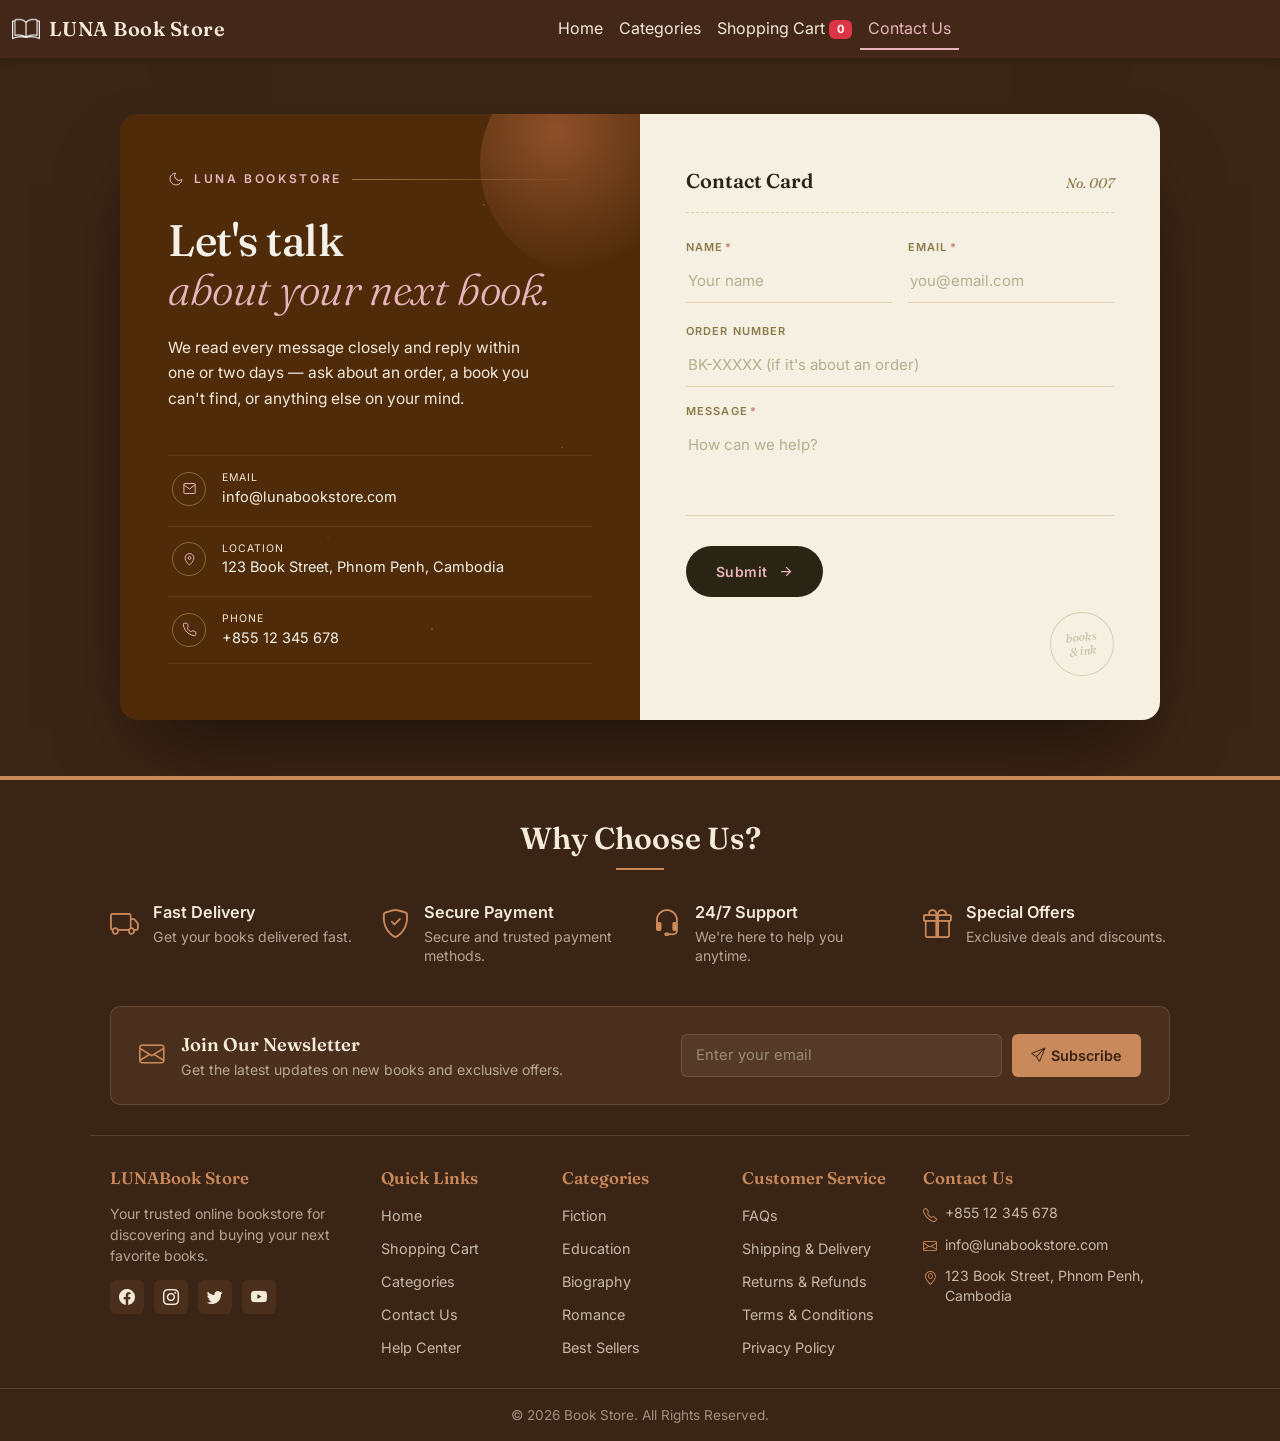
<file: contact_us.html>
<!doctype html>
<html lang="en">
  <head>
    <meta charset="UTF-8" />
    <meta name="viewport" content="width=device-width, initial-scale=1.0" />
    <title>Contact Us — Book Store</title>
    <meta name="description" content="Get in touch with the bookstore." />
    <link rel="icon" href="data:image/svg+xml,%3Csvg xmlns='http://www.w3.org/2000/svg' viewBox='0 0 100 100'%3E%3Ctext y='.9em' font-size='90'%3E%F0%9F%93%9A%3C/text%3E%3C/svg%3E" />
    <link
      href="https://cdn.jsdelivr.net/npm/bootstrap@5.3.3/dist/css/bootstrap.min.css"
      rel="stylesheet"
    />
    <link
      rel="stylesheet"
      href="https://cdn.jsdelivr.net/npm/bootstrap-icons@1.11.3/font/bootstrap-icons.min.css"
    />
    <link rel="preconnect" href="https://fonts.googleapis.com" />
    <link rel="preconnect" href="https://fonts.gstatic.com" crossorigin />
    <link
      href="https://fonts.googleapis.com/css2?family=Fraunces:ital,opsz,wght@0,9..144,300;0,9..144,500;0,9..144,600;0,9..144,700;1,9..144,500&family=Inter:wght@400;500;600;700&family=Noto+Serif+Khmer:wght@400;600;700&display=swap"
      rel="stylesheet"
    />
    <link rel="stylesheet" href="css/styles.css" />
    <link rel="stylesheet" href="css/footer_section.css" />
    <link rel="stylesheet" href="css/contact_styple.css" />
  </head>
  <body>
    <nav class="navbar navbar-expand-lg custom-navbar">
      <div class="container-fluid">
        <a class="navbar-brand" href="home.html">
          <img src="images/booklogo.png" alt="" class="brand-logo" />
          LUNA Book Store
        </a>
        <button
          class="navbar-toggler"
          type="button"
          data-bs-toggle="collapse"
          data-bs-target="#navbarNav"
          aria-controls="navbarNav"
          aria-expanded="false"
          aria-label="Toggle navigation"
        >
          <span class="navbar-toggler-icon"></span>
        </button>

        <div class="collapse navbar-collapse" id="navbarNav">
          <ul class="navbar-nav mx-auto">
            <li class="nav-item">
              <a class="nav-link" href="home.html">Home</a>
            </li>
            <li class="nav-item">
              <a class="nav-link" href="categories.html">Categories</a>
            </li>
            <li class="nav-item">
              <a class="nav-link" href="shopping_cart.html">
                Shopping Cart
                <span id="cart-count" class="badge bg-danger">0</span>
              </a>
            </li>
            <li class="nav-item">
              <a class="nav-link" href="contact_us.html">Contact Us</a>
            </li>
          </ul>
        </div>
      </div>
    </nav>

    <!-- contact us body -->
    <section class="contact-page">
      <div class="container">
        <div class="row justify-content-center contact-wrap g-0">
          <div class="col-lg-6 contact-info">
            <div class="stars"></div>
            <div class="moon"></div>

            <div class="eyebrow">
              <svg viewBox="0 0 24 24" fill="none" stroke="currentColor" stroke-width="1.5" aria-hidden="true">
                <path d="M21 12.79A9 9 0 1111.21 3 7 7 0 0021 12.79z" />
              </svg>
              Luna Bookstore
            </div>

            <h1>Let's talk<br /><em>about your next book.</em></h1>
            <p class="lede">
              We read every message closely and reply within one or two days —
              ask about an order, a book you can't find, or anything else on
              your mind.
            </p>

            <div class="contact-rows">
              <div class="row-item">
                <div class="ic">
                  <svg viewBox="0 0 24 24" fill="none" stroke="currentColor" stroke-width="1.6" aria-hidden="true"><path d="M3 6l9 7 9-7M4 4h16a1 1 0 011 1v14a1 1 0 01-1 1H4a1 1 0 01-1-1V5a1 1 0 011-1z" /></svg>
                </div>
                <div class="txt">
                  <span class="label">Email</span>
                  <span class="val">info@lunabookstore.com</span>
                </div>
              </div>
              <div class="row-item">
                <div class="ic">
                  <svg viewBox="0 0 24 24" fill="none" stroke="currentColor" stroke-width="1.6" aria-hidden="true"><path d="M12 21s7-6.1 7-11.5A7 7 0 105 9.5C5 14.9 12 21 12 21z" /><circle cx="12" cy="9.5" r="2.3" /></svg>
                </div>
                <div class="txt">
                  <span class="label">Location</span>
                  <span class="val">123 Book Street, Phnom Penh, Cambodia</span>
                </div>
              </div>
              <div class="row-item">
                <div class="ic">
                  <svg viewBox="0 0 24 24" fill="none" stroke="currentColor" stroke-width="1.6" aria-hidden="true"><path d="M22 16.9v3a2 2 0 01-2.2 2 19.8 19.8 0 01-8.6-3.1 19.5 19.5 0 01-6-6A19.8 19.8 0 012.1 4.2 2 2 0 014.1 2h3a2 2 0 012 1.7c.1.9.3 1.8.6 2.7a2 2 0 01-.4 2.1L8.1 9.7a16 16 0 006.2 6.2l1.2-1.2a2 2 0 012.1-.4c.9.3 1.8.5 2.7.6a2 2 0 011.7 2.1z" /></svg>
                </div>
                <div class="txt">
                  <span class="label">Phone</span>
                  <span class="val">+855 12 345 678</span>
                </div>
              </div>
            </div>
          </div>

          <div class="col-lg-6 contact-form-side">
            <div class="card-label">
              <span class="ttl">Contact Card</span>
              <span class="no">No. 007</span>
            </div>

            <form id="contact-form" novalidate>
              <div class="row g-3">
                <div class="col-sm-6 field">
                  <label for="name">Name<span class="req">*</span></label>
                  <input id="name" name="name" type="text" placeholder="Your name" autocomplete="name" required />
                  <div class="err" aria-live="polite"></div>
                </div>
                <div class="col-sm-6 field">
                  <label for="email">Email<span class="req">*</span></label>
                  <input id="email" name="email" type="email" placeholder="you@email.com" autocomplete="email" required />
                  <div class="err" aria-live="polite"></div>
                </div>
                <div class="col-12 field">
                  <label for="order">Order number</label>
                  <input id="order" name="order" type="text" placeholder="BK-XXXXX (if it's about an order)" />
                </div>
                <div class="col-12 field">
                  <label for="message">Message<span class="req">*</span></label>
                  <textarea id="message" name="message" placeholder="How can we help?" required></textarea>
                  <div class="err" aria-live="polite"></div>
                </div>
              </div>

              <button type="submit">
                Submit
                <svg viewBox="0 0 24 24" fill="none" stroke="currentColor" stroke-width="2" aria-hidden="true">
                  <path d="M5 12h14M13 5l7 7-7 7" />
                </svg>
              </button>
              <div id="form-status" class="form-status" role="status" aria-live="polite"></div>
            </form>

            <div class="stamp">books<br />&amp; ink</div>
          </div>
        </div>
      </div>
    </section>

    <!-- footer -->
    <section class="sf-wrap">
      <!-- Why Choose Us -->
      <div class="sf-why container-fluid">
        <div class="sf-why-heading">
          <h2>Why Choose Us?</h2>
        </div>

        <div class="row gy-4 sf-why-row">
          <div class="col-md-3 col-6 sf-why-item">
            <i class="bi bi-truck sf-why-icon"></i>
            <div>
              <div class="sf-why-title">Fast Delivery</div>
              <div class="sf-why-text">Get your books delivered fast.</div>
            </div>
          </div>

          <div class="col-md-3 col-6 sf-why-item">
            <i class="bi bi-shield-check sf-why-icon"></i>
            <div>
              <div class="sf-why-title">Secure Payment</div>
              <div class="sf-why-text">Secure and trusted payment methods.</div>
            </div>
          </div>

          <div class="col-md-3 col-6 sf-why-item">
            <i class="bi bi-headset sf-why-icon"></i>
            <div>
              <div class="sf-why-title">24/7 Support</div>
              <div class="sf-why-text">We're here to help you anytime.</div>
            </div>
          </div>

          <div class="col-md-3 col-6 sf-why-item">
            <i class="bi bi-gift sf-why-icon"></i>
            <div>
              <div class="sf-why-title">Special Offers</div>
              <div class="sf-why-text">Exclusive deals and discounts.</div>
            </div>
          </div>
        </div>
      </div>

      <!-- Newsletter -->
      <div class="sf-newsletter container-fluid">
        <div class="sf-newsletter-box">
          <div class="sf-newsletter-left">
            <i class="bi bi-envelope sf-newsletter-icon"></i>
            <div>
              <div class="sf-newsletter-title">Join Our Newsletter</div>
              <div class="sf-newsletter-text">
                Get the latest updates on new books and exclusive offers.
              </div>
            </div>
          </div>
          <form class="sf-newsletter-form">
            <input
              type="email"
              class="sf-newsletter-input"
              placeholder="Enter your email"
              aria-label="Email address"
              aria-label="Email address"
              aria-label="Email address"
              aria-label="Email address"
              required
            />
            <button type="submit" class="sf-newsletter-btn">
              <i class="bi bi-send"></i> Subscribe
            </button>
          </form>
        </div>
      </div>

      <!-- Footer columns -->
      <div class="sf-footer container-fluid">
        <div class="row gy-4">
          <div class="col-lg-3 col-md-6">
            <div class="sf-col-title">LUNABook Store</div>
            <p class="sf-about-text">
              Your trusted online bookstore for discovering and buying your next
              favorite books.
            </p>
            <div class="sf-socials">
              <a href="#"><i class="bi bi-facebook"></i></a>
              <a href="#"><i class="bi bi-instagram"></i></a>
              <a href="#"><i class="bi bi-twitter"></i></a>
              <a href="#"><i class="bi bi-youtube"></i></a>
            </div>
          </div>

          <div class="col-lg-2 col-md-6 col-6">
            <div class="sf-col-title">Quick Links</div>
            <ul class="sf-link-list">
              <li><a href="home.html">Home</a></li>
              <li><a href="shopping_cart.html">Shopping Cart</a></li>
              <li><a href="categories.html">Categories</a></li>
              <li><a href="contact_us.html">Contact Us</a></li>
              <li><a href="help.html">Help Center</a></li>
            </ul>
          </div>

          <div class="col-lg-2 col-md-6 col-6">
            <div class="sf-col-title">Categories</div>
            <ul class="sf-link-list">
              <li><a href="categories.html?category=fiction">Fiction</a></li>
              <li><a href="categories.html?category=education">Education</a></li>
              <li><a href="categories.html?category=biography">Biography</a></li>
              <li><a href="categories.html?category=romance">Romance</a></li>
              <li><a href="categories.html?category=bestselling">Best Sellers</a></li>
            </ul>
          </div>

          <div class="col-lg-2 col-md-6 col-6">
            <div class="sf-col-title">Customer Service</div>
            <ul class="sf-link-list">
              <li><a href="help.html#faqs">FAQs</a></li>
              <li><a href="help.html#shipping">Shipping &amp; Delivery</a></li>
              <li><a href="help.html#returns">Returns &amp; Refunds</a></li>
              <li><a href="help.html#terms">Terms &amp; Conditions</a></li>
              <li><a href="help.html#privacy">Privacy Policy</a></li>
            </ul>
          </div>

          <div class="col-lg-3 col-md-6 col-6">
            <div class="sf-col-title">Contact Us</div>
            <ul class="sf-contact-list">
              <li><i class="bi bi-telephone"></i> +855 12 345 678</li>
              <li><i class="bi bi-envelope"></i> info@lunabookstore.com</li>
              <li>
                <i class="bi bi-geo-alt"></i> 123 Book Street, Phnom Penh, Cambodia
              </li>
            </ul>
          </div>
        </div>
      </div>

      <div class="sf-bottom">&copy; 2026 Book Store. All Rights Reserved.</div>
    </section>

    <script src="https://cdn.jsdelivr.net/npm/bootstrap@5.3.3/dist/js/bootstrap.bundle.min.js"></script>
    <script src="js/books.js"></script>
    <script src="js/site.js"></script>
    <script src="js/cart.js"></script>
    <script src="js/contact.js"></script>
  </body>
</html>
</file>
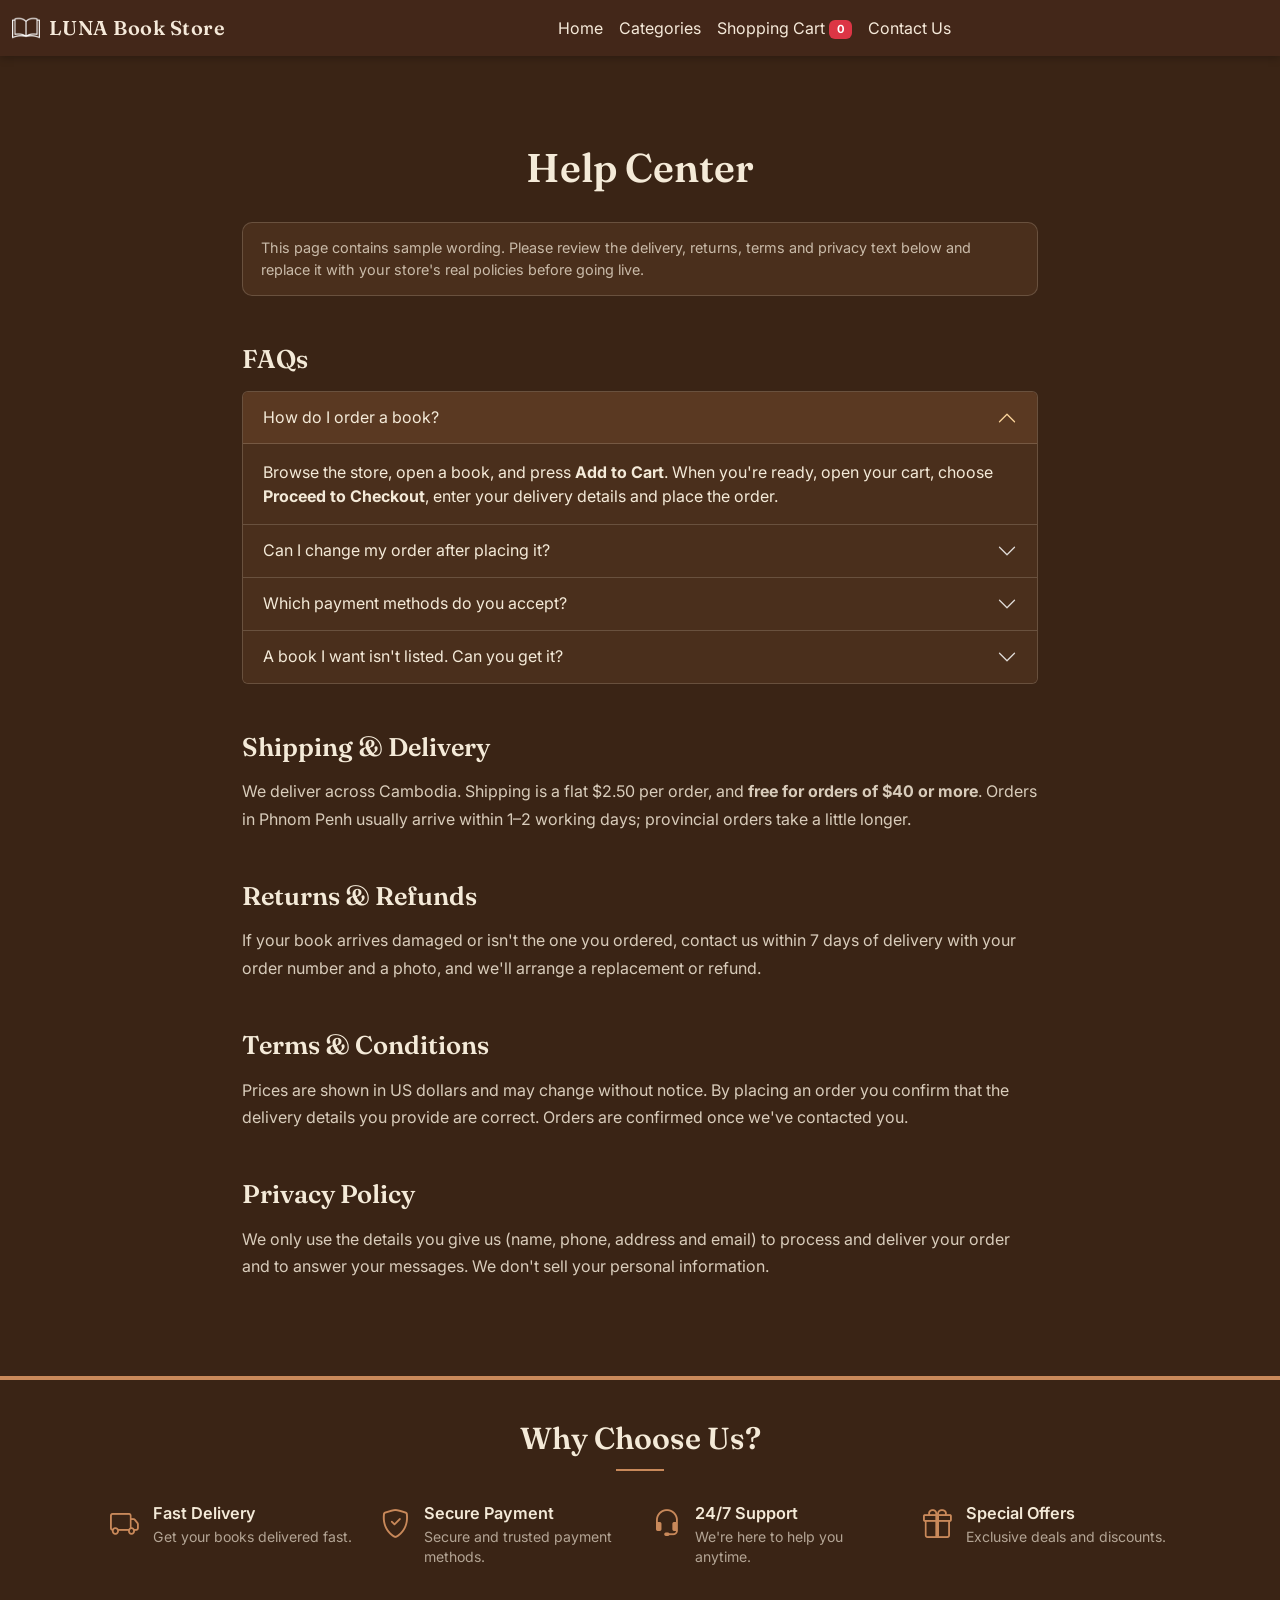
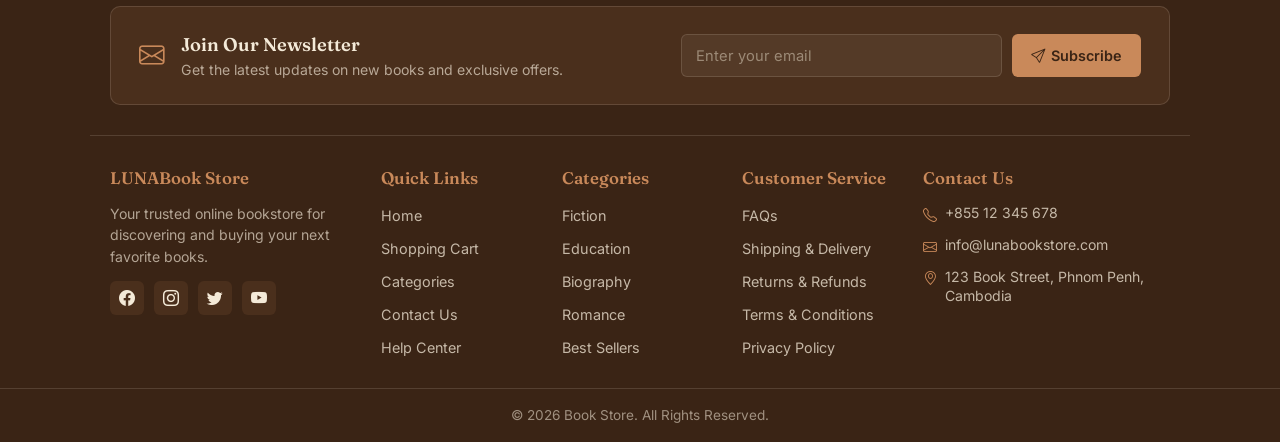
<file: help.html>
<!doctype html>
<html lang="en">
  <head>
    <meta charset="UTF-8" />
    <meta name="viewport" content="width=device-width, initial-scale=1.0" />
    <title>Help Center — Book Store</title>
    <meta name="description" content="FAQs, shipping, returns, terms and privacy." />
    <link rel="icon" href="data:image/svg+xml,%3Csvg xmlns='http://www.w3.org/2000/svg' viewBox='0 0 100 100'%3E%3Ctext y='.9em' font-size='90'%3E%F0%9F%93%9A%3C/text%3E%3C/svg%3E" />
    <link
      href="https://cdn.jsdelivr.net/npm/bootstrap@5.3.3/dist/css/bootstrap.min.css"
      rel="stylesheet"
    />
    <link
      rel="stylesheet"
      href="https://cdn.jsdelivr.net/npm/bootstrap-icons@1.11.3/font/bootstrap-icons.min.css"
    />
    <link rel="preconnect" href="https://fonts.googleapis.com" />
    <link rel="preconnect" href="https://fonts.gstatic.com" crossorigin />
    <link
      href="https://fonts.googleapis.com/css2?family=Fraunces:ital,opsz,wght@0,9..144,300;0,9..144,500;0,9..144,600;0,9..144,700;1,9..144,500&family=Inter:wght@400;500;600;700&family=Noto+Serif+Khmer:wght@400;600;700&display=swap"
      rel="stylesheet"
    />
    <link rel="stylesheet" href="css/styles.css" />
    <link rel="stylesheet" href="css/footer_section.css" />
  </head>
  <body>
    <nav class="navbar navbar-expand-lg custom-navbar">
      <div class="container-fluid">
        <a class="navbar-brand" href="home.html">
          <img src="images/booklogo.png" alt="" class="brand-logo" />
          LUNA Book Store
        </a>
        <button
          class="navbar-toggler"
          type="button"
          data-bs-toggle="collapse"
          data-bs-target="#navbarNav"
          aria-controls="navbarNav"
          aria-expanded="false"
          aria-label="Toggle navigation"
        >
          <span class="navbar-toggler-icon"></span>
        </button>

        <div class="collapse navbar-collapse" id="navbarNav">
          <ul class="navbar-nav mx-auto">
            <li class="nav-item">
              <a class="nav-link" href="home.html">Home</a>
            </li>
            <li class="nav-item">
              <a class="nav-link" href="categories.html">Categories</a>
            </li>
            <li class="nav-item">
              <a class="nav-link" href="shopping_cart.html">
                Shopping Cart
                <span id="cart-count" class="badge bg-danger">0</span>
              </a>
            </li>
            <li class="nav-item">
              <a class="nav-link" href="contact_us.html">Contact Us</a>
            </li>
          </ul>
        </div>
      </div>
    </nav>

    <main class="container help-page py-5">
      <h1 class="page-title">Help Center</h1>

      <p class="help-note mb-5">
        This page contains sample wording. Please review the delivery, returns, terms and privacy
        text below and replace it with your store's real policies before going live.
      </p>

      <section class="help-section" id="faqs">
        <h2>FAQs</h2>
        <div class="accordion" id="faq-list">
          <div class="accordion-item">
            <h3 class="accordion-header">
              <button class="accordion-button" type="button" data-bs-toggle="collapse" data-bs-target="#faq0" aria-expanded="true" aria-controls="faq0">How do I order a book?</button>
            </h3>
            <div id="faq0" class="accordion-collapse collapse show" data-bs-parent="#faq-list">
              <div class="accordion-body">Browse the store, open a book, and press <strong>Add to Cart</strong>. When you're ready, open your cart, choose <strong>Proceed to Checkout</strong>, enter your delivery details and place the order.</div>
            </div>
          </div>
          <div class="accordion-item">
            <h3 class="accordion-header">
              <button class="accordion-button collapsed" type="button" data-bs-toggle="collapse" data-bs-target="#faq1" aria-expanded="false" aria-controls="faq1">Can I change my order after placing it?</button>
            </h3>
            <div id="faq1" class="accordion-collapse collapse" data-bs-parent="#faq-list">
              <div class="accordion-body">Contact us as soon as possible with your order number and we'll do our best to update it before it ships.</div>
            </div>
          </div>
          <div class="accordion-item">
            <h3 class="accordion-header">
              <button class="accordion-button collapsed" type="button" data-bs-toggle="collapse" data-bs-target="#faq2" aria-expanded="false" aria-controls="faq2">Which payment methods do you accept?</button>
            </h3>
            <div id="faq2" class="accordion-collapse collapse" data-bs-parent="#faq-list">
              <div class="accordion-body">Cash on delivery, or bank transfer / KHQR. We'll send the payment details after you place the order.</div>
            </div>
          </div>
          <div class="accordion-item">
            <h3 class="accordion-header">
              <button class="accordion-button collapsed" type="button" data-bs-toggle="collapse" data-bs-target="#faq3" aria-expanded="false" aria-controls="faq3">A book I want isn't listed. Can you get it?</button>
            </h3>
            <div id="faq3" class="accordion-collapse collapse" data-bs-parent="#faq-list">
              <div class="accordion-body">Send us the title and author through the <a href="contact_us.html">contact form</a> and we'll see what we can do.</div>
            </div>
          </div>
        </div>
      </section>

      <section class="help-section" id="shipping">
        <h2>Shipping &amp; Delivery</h2>
        <p>We deliver across Cambodia. Shipping is a flat $2.50 per order, and <strong>free for orders of $40 or more</strong>. Orders in Phnom Penh usually arrive within 1–2 working days; provincial orders take a little longer.</p>
      </section>

      <section class="help-section" id="returns">
        <h2>Returns &amp; Refunds</h2>
        <p>If your book arrives damaged or isn't the one you ordered, contact us within 7 days of delivery with your order number and a photo, and we'll arrange a replacement or refund.</p>
      </section>

      <section class="help-section" id="terms">
        <h2>Terms &amp; Conditions</h2>
        <p>Prices are shown in US dollars and may change without notice. By placing an order you confirm that the delivery details you provide are correct. Orders are confirmed once we've contacted you.</p>
      </section>

      <section class="help-section" id="privacy">
        <h2>Privacy Policy</h2>
        <p>We only use the details you give us (name, phone, address and email) to process and deliver your order and to answer your messages. We don't sell your personal information.</p>
      </section>
    </main>

    <!-- footer -->
    <section class="sf-wrap">
      <!-- Why Choose Us -->
      <div class="sf-why container-fluid">
        <div class="sf-why-heading">
          <h2>Why Choose Us?</h2>
        </div>

        <div class="row gy-4 sf-why-row">
          <div class="col-md-3 col-6 sf-why-item">
            <i class="bi bi-truck sf-why-icon"></i>
            <div>
              <div class="sf-why-title">Fast Delivery</div>
              <div class="sf-why-text">Get your books delivered fast.</div>
            </div>
          </div>

          <div class="col-md-3 col-6 sf-why-item">
            <i class="bi bi-shield-check sf-why-icon"></i>
            <div>
              <div class="sf-why-title">Secure Payment</div>
              <div class="sf-why-text">Secure and trusted payment methods.</div>
            </div>
          </div>

          <div class="col-md-3 col-6 sf-why-item">
            <i class="bi bi-headset sf-why-icon"></i>
            <div>
              <div class="sf-why-title">24/7 Support</div>
              <div class="sf-why-text">We're here to help you anytime.</div>
            </div>
          </div>

          <div class="col-md-3 col-6 sf-why-item">
            <i class="bi bi-gift sf-why-icon"></i>
            <div>
              <div class="sf-why-title">Special Offers</div>
              <div class="sf-why-text">Exclusive deals and discounts.</div>
            </div>
          </div>
        </div>
      </div>

      <!-- Newsletter -->
      <div class="sf-newsletter container-fluid">
        <div class="sf-newsletter-box">
          <div class="sf-newsletter-left">
            <i class="bi bi-envelope sf-newsletter-icon"></i>
            <div>
              <div class="sf-newsletter-title">Join Our Newsletter</div>
              <div class="sf-newsletter-text">
                Get the latest updates on new books and exclusive offers.
              </div>
            </div>
          </div>
          <form class="sf-newsletter-form">
            <input
              type="email"
              class="sf-newsletter-input"
              placeholder="Enter your email"
              aria-label="Email address"
              aria-label="Email address"
              aria-label="Email address"
              aria-label="Email address"
              required
            />
            <button type="submit" class="sf-newsletter-btn">
              <i class="bi bi-send"></i> Subscribe
            </button>
          </form>
        </div>
      </div>

      <!-- Footer columns -->
      <div class="sf-footer container-fluid">
        <div class="row gy-4">
          <div class="col-lg-3 col-md-6">
            <div class="sf-col-title">LUNABook Store</div>
            <p class="sf-about-text">
              Your trusted online bookstore for discovering and buying your next
              favorite books.
            </p>
            <div class="sf-socials">
              <a href="#"><i class="bi bi-facebook"></i></a>
              <a href="#"><i class="bi bi-instagram"></i></a>
              <a href="#"><i class="bi bi-twitter"></i></a>
              <a href="#"><i class="bi bi-youtube"></i></a>
            </div>
          </div>

          <div class="col-lg-2 col-md-6 col-6">
            <div class="sf-col-title">Quick Links</div>
            <ul class="sf-link-list">
              <li><a href="home.html">Home</a></li>
              <li><a href="shopping_cart.html">Shopping Cart</a></li>
              <li><a href="categories.html">Categories</a></li>
              <li><a href="contact_us.html">Contact Us</a></li>
              <li><a href="help.html">Help Center</a></li>
            </ul>
          </div>

          <div class="col-lg-2 col-md-6 col-6">
            <div class="sf-col-title">Categories</div>
            <ul class="sf-link-list">
              <li><a href="categories.html?category=fiction">Fiction</a></li>
              <li><a href="categories.html?category=education">Education</a></li>
              <li><a href="categories.html?category=biography">Biography</a></li>
              <li><a href="categories.html?category=romance">Romance</a></li>
              <li><a href="categories.html?category=bestselling">Best Sellers</a></li>
            </ul>
          </div>

          <div class="col-lg-2 col-md-6 col-6">
            <div class="sf-col-title">Customer Service</div>
            <ul class="sf-link-list">
              <li><a href="help.html#faqs">FAQs</a></li>
              <li><a href="help.html#shipping">Shipping &amp; Delivery</a></li>
              <li><a href="help.html#returns">Returns &amp; Refunds</a></li>
              <li><a href="help.html#terms">Terms &amp; Conditions</a></li>
              <li><a href="help.html#privacy">Privacy Policy</a></li>
            </ul>
          </div>

          <div class="col-lg-3 col-md-6 col-6">
            <div class="sf-col-title">Contact Us</div>
            <ul class="sf-contact-list">
              <li><i class="bi bi-telephone"></i> +855 12 345 678</li>
              <li><i class="bi bi-envelope"></i> info@lunabookstore.com</li>
              <li>
                <i class="bi bi-geo-alt"></i> 123 Book Street, Phnom Penh, Cambodia
              </li>
            </ul>
          </div>
        </div>
      </div>

      <div class="sf-bottom">&copy; 2026 Book Store. All Rights Reserved.</div>
    </section>

    <script src="https://cdn.jsdelivr.net/npm/bootstrap@5.3.3/dist/js/bootstrap.bundle.min.js"></script>
    <script src="js/books.js"></script>
    <script src="js/site.js"></script>
    <script src="js/cart.js"></script>
  </body>
</html>
</file>
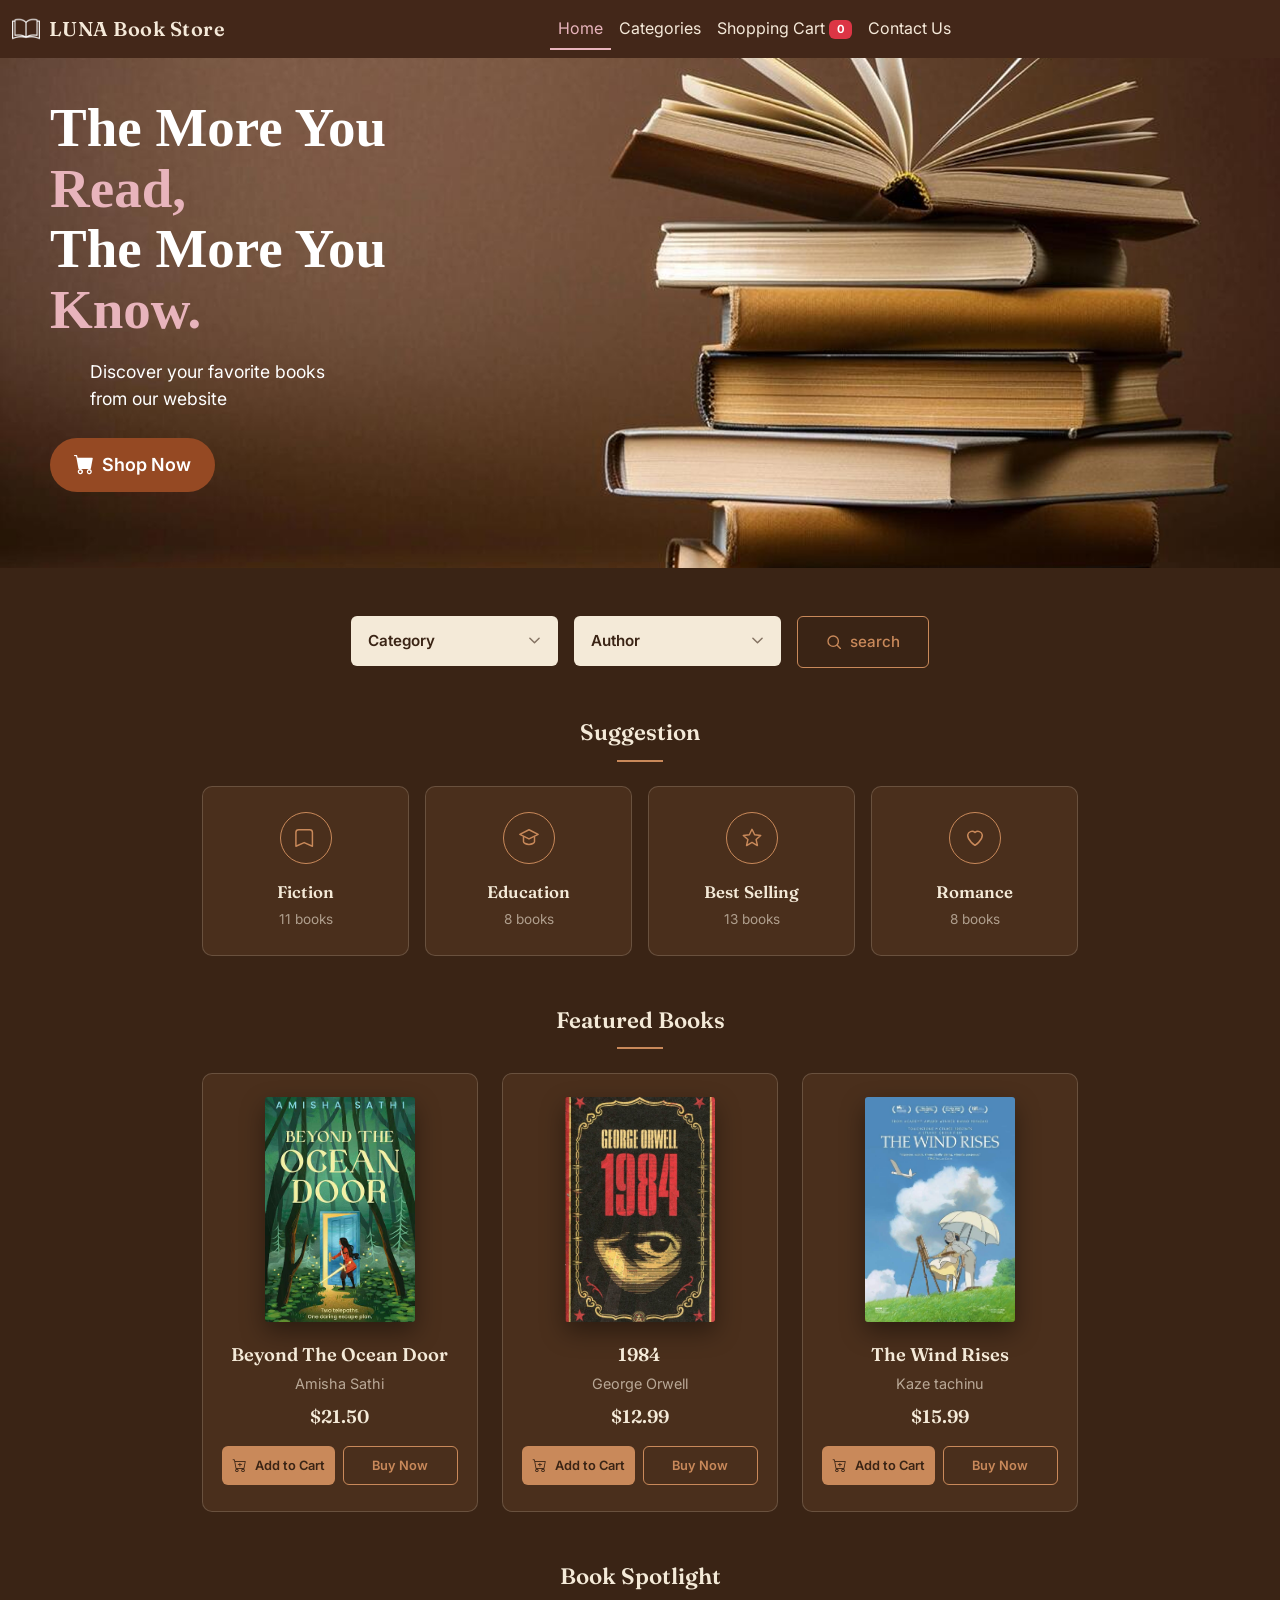
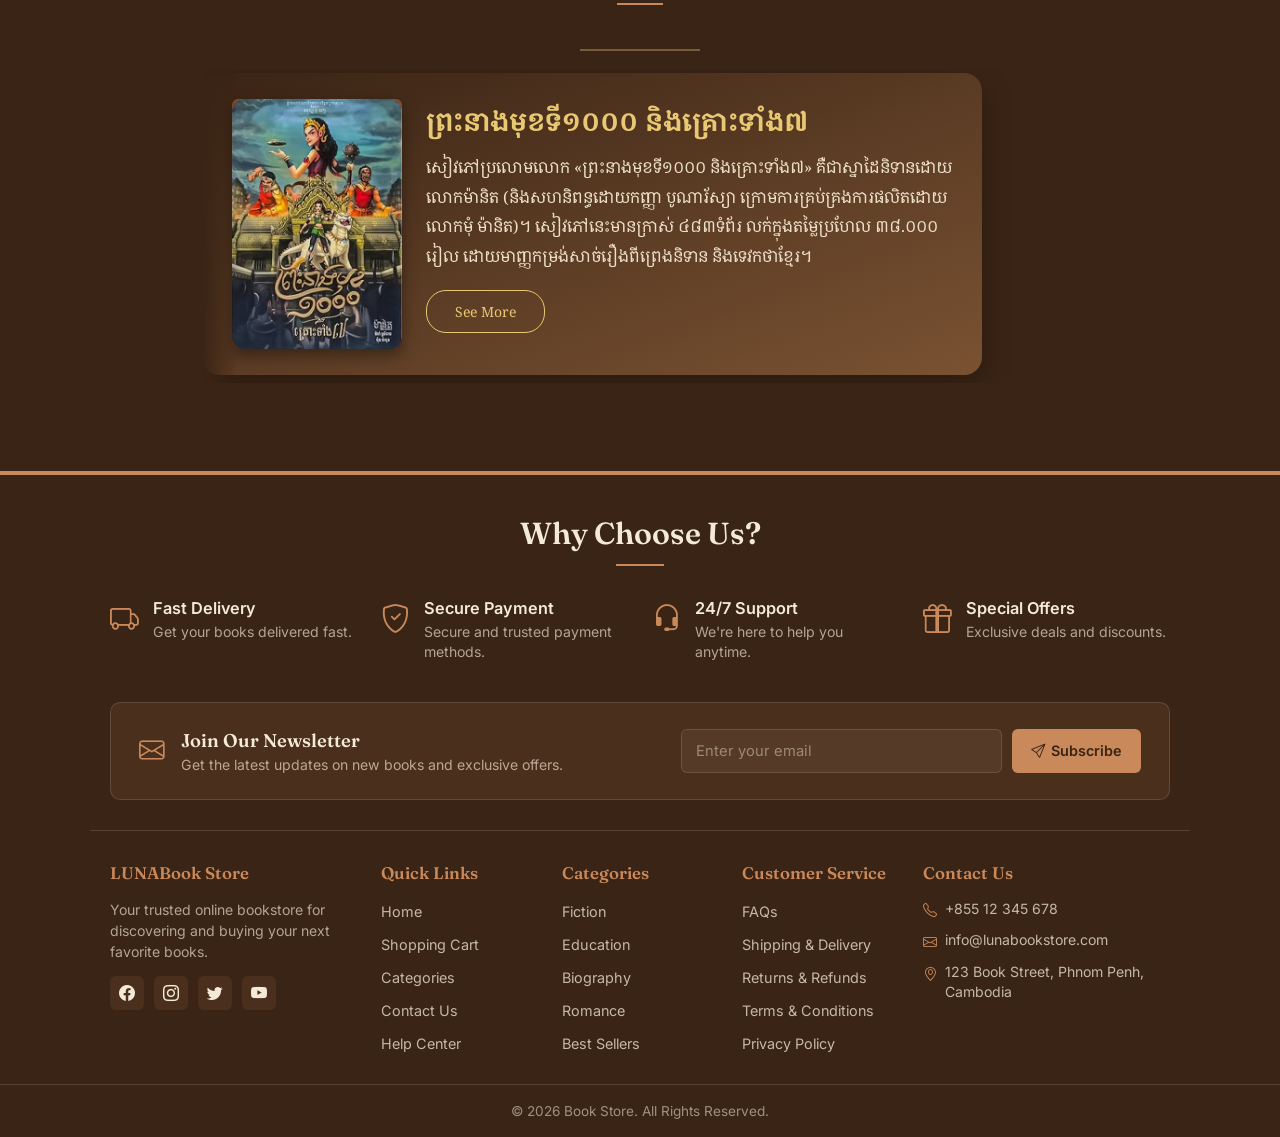
<file: home.html>
<!doctype html>
<html lang="en">
  <head>
    <meta charset="UTF-8" />
    <meta name="viewport" content="width=device-width, initial-scale=1.0" />
    <title>Book Store — Home</title>
    <meta name="description" content="Discover your favorite books online." />
    <link rel="icon" href="data:image/svg+xml,%3Csvg xmlns='http://www.w3.org/2000/svg' viewBox='0 0 100 100'%3E%3Ctext y='.9em' font-size='90'%3E%F0%9F%93%9A%3C/text%3E%3C/svg%3E" />
    <link
      href="https://cdn.jsdelivr.net/npm/bootstrap@5.3.3/dist/css/bootstrap.min.css"
      rel="stylesheet"
    />
    <link
      rel="stylesheet"
      href="https://cdn.jsdelivr.net/npm/bootstrap-icons@1.11.3/font/bootstrap-icons.min.css"
    />
    <link rel="preconnect" href="https://fonts.googleapis.com" />
    <link rel="preconnect" href="https://fonts.gstatic.com" crossorigin />
    <link
      href="https://fonts.googleapis.com/css2?family=Fraunces:ital,opsz,wght@0,9..144,300;0,9..144,500;0,9..144,600;0,9..144,700;1,9..144,500&family=Inter:wght@400;500;600;700&family=Noto+Serif+Khmer:wght@400;600;700&display=swap"
      rel="stylesheet"
    />
    <link rel="stylesheet" href="css/styles.css" />
    <link rel="stylesheet" href="css/footer_section.css" />
  </head>
  <body>
    <nav class="navbar navbar-expand-lg custom-navbar">
      <div class="container-fluid">
        <a class="navbar-brand" href="home.html">
          <img src="images/booklogo.png" alt="" class="brand-logo" />
          LUNA Book Store
        </a>
        <button
          class="navbar-toggler"
          type="button"
          data-bs-toggle="collapse"
          data-bs-target="#navbarNav"
          aria-controls="navbarNav"
          aria-expanded="false"
          aria-label="Toggle navigation"
        >
          <span class="navbar-toggler-icon"></span>
        </button>

        <div class="collapse navbar-collapse" id="navbarNav">
          <ul class="navbar-nav mx-auto">
            <li class="nav-item">
              <a class="nav-link" href="home.html">Home</a>
            </li>
            <li class="nav-item">
              <a class="nav-link" href="categories.html">Categories</a>
            </li>
            <li class="nav-item">
              <a class="nav-link" href="shopping_cart.html">
                Shopping Cart
                <span id="cart-count" class="badge bg-danger">0</span>
              </a>
            </li>
            <li class="nav-item">
              <a class="nav-link" href="contact_us.html">Contact Us</a>
            </li>
          </ul>
        </div>
      </div>
    </nav>

    <!-- hero -->
    <section class="hero">
      <img src="images/book.png" alt="An open book" />
      <div class="hero-text">
        <h1>
          The More You<br />
          <span>Read,</span><br />
          The More You<br />
          <span>Know.</span>
        </h1>
        <p class="hero-sub">
          Discover your favorite books<br />
          from our website
        </p>
        <a href="categories.html" class="shop-btn">
          <i class="bi bi-cart-fill"></i>
          Shop Now
        </a>
      </div>
    </section>

    <main class="container page-wrap py-5">
      <!-- Filter bar -->
      <div class="row g-3 justify-content-center mb-5">
        <div class="col-md-3 col-6">
          <div class="dropdown w-100">
            <button class="btn filter-btn dropdown-toggle" type="button" data-bs-toggle="dropdown" aria-expanded="false">
              <span class="fb-value" id="category-label">Category</span>
              <svg class="chev" viewBox="0 0 12 8" fill="none" xmlns="http://www.w3.org/2000/svg" aria-hidden="true"><path d="M1 1.5L6 6.5L11 1.5" stroke="currentColor" stroke-width="1.6" stroke-linecap="round" stroke-linejoin="round" /></svg>
            </button>
            <ul class="dropdown-menu w-100" id="category-menu"></ul>
          </div>
        </div>

        <div class="col-md-3 col-6">
          <div class="dropdown w-100">
            <button class="btn filter-btn dropdown-toggle" type="button" data-bs-toggle="dropdown" aria-expanded="false">
              <span class="fb-value" id="author-label">Author</span>
              <svg class="chev" viewBox="0 0 12 8" fill="none" xmlns="http://www.w3.org/2000/svg" aria-hidden="true"><path d="M1 1.5L6 6.5L11 1.5" stroke="currentColor" stroke-width="1.6" stroke-linecap="round" stroke-linejoin="round" /></svg>
            </button>
            <ul class="dropdown-menu w-100" id="author-menu"></ul>
          </div>
        </div>

        <div class="col-md-2 col-12">
          <button type="button" class="search-btn" id="home-search">
            <svg viewBox="0 0 20 20" fill="none" xmlns="http://www.w3.org/2000/svg" aria-hidden="true"><circle cx="9" cy="9" r="6.5" stroke="currentColor" stroke-width="1.7" /><path d="M18 18L14 14" stroke="currentColor" stroke-width="1.7" stroke-linecap="round" /></svg>
            search
          </button>
        </div>
      </div>

      <!-- Suggestion section -->
      <div class="section-heading-wrap mb-4">
        <span class="section-heading">Suggestion</span>
      </div>

      <div class="row g-3 mb-5">
        <div class="col-md-3 col-6">
          <a class="suggest-card" href="categories.html?category=fiction">
            <div class="suggest-icon">
              <svg viewBox="0 0 24 24" fill="none" xmlns="http://www.w3.org/2000/svg" aria-hidden="true"><path d="M5 3h11a3 3 0 0 1 3 3v15l-9-4-9 4V6a3 3 0 0 1 3-3z" stroke="currentColor" stroke-width="1.6" stroke-linejoin="round" /></svg>
            </div>
            <div class="suggest-title">Fiction</div>
            <div class="suggest-count" data-count="fiction"></div>
          </a>
        </div>
        <div class="col-md-3 col-6">
          <a class="suggest-card" href="categories.html?category=education">
            <div class="suggest-icon">
              <svg viewBox="0 0 24 24" fill="none" xmlns="http://www.w3.org/2000/svg" aria-hidden="true"><path d="M12 3L2 8l10 5 10-5-10-5z" stroke="currentColor" stroke-width="1.6" stroke-linejoin="round" /><path d="M6 10.5V16c0 1.4 2.7 3 6 3s6-1.6 6-3v-5.5" stroke="currentColor" stroke-width="1.6" stroke-linecap="round" stroke-linejoin="round" /></svg>
            </div>
            <div class="suggest-title">Education</div>
            <div class="suggest-count" data-count="education"></div>
          </a>
        </div>
        <div class="col-md-3 col-6">
          <a class="suggest-card" href="categories.html?category=bestselling">
            <div class="suggest-icon">
              <svg viewBox="0 0 24 24" fill="none" xmlns="http://www.w3.org/2000/svg" aria-hidden="true"><path d="M12 2.5l2.9 6 6.6.7-5 4.5 1.4 6.5-5.9-3.4-5.9 3.4 1.4-6.5-5-4.5 6.6-.7z" stroke="currentColor" stroke-width="1.6" stroke-linejoin="round" /></svg>
            </div>
            <div class="suggest-title">Best Selling</div>
            <div class="suggest-count" data-count="bestselling"></div>
          </a>
        </div>
        <div class="col-md-3 col-6">
          <a class="suggest-card" href="categories.html?category=romance">
            <div class="suggest-icon">
              <svg viewBox="0 0 24 24" fill="none" xmlns="http://www.w3.org/2000/svg" aria-hidden="true"><path d="M12 20s-8-4.9-8-11.2A4.8 4.8 0 0 1 12 6a4.8 4.8 0 0 1 8 2.8C20 15.1 12 20 12 20z" stroke="currentColor" stroke-width="1.6" stroke-linejoin="round" /></svg>
            </div>
            <div class="suggest-title">Romance</div>
            <div class="suggest-count" data-count="romance"></div>
          </a>
        </div>
      </div>

      <!-- Featured Books -->
      <div class="section-heading-wrap mb-4">
        <span class="section-heading">Featured Books</span>
      </div>

      <div class="row g-4" id="featured-books"></div>

      <!-- Book spotlight carousel -->
      <div class="section-heading-wrap mb-4 mt-5">
        <span class="section-heading">Book Spotlight</span>
      </div>

      <div class="bkspot-rail">
        <div class="bkspot-rail-top-line"></div>
        <div class="bkspot-scroller">
          <div class="bkspot-track" id="bkspot-track"></div>
        </div>
      </div>
    </main>

    <!-- footer -->
    <section class="sf-wrap">
      <!-- Why Choose Us -->
      <div class="sf-why container-fluid">
        <div class="sf-why-heading">
          <h2>Why Choose Us?</h2>
        </div>

        <div class="row gy-4 sf-why-row">
          <div class="col-md-3 col-6 sf-why-item">
            <i class="bi bi-truck sf-why-icon"></i>
            <div>
              <div class="sf-why-title">Fast Delivery</div>
              <div class="sf-why-text">Get your books delivered fast.</div>
            </div>
          </div>

          <div class="col-md-3 col-6 sf-why-item">
            <i class="bi bi-shield-check sf-why-icon"></i>
            <div>
              <div class="sf-why-title">Secure Payment</div>
              <div class="sf-why-text">Secure and trusted payment methods.</div>
            </div>
          </div>

          <div class="col-md-3 col-6 sf-why-item">
            <i class="bi bi-headset sf-why-icon"></i>
            <div>
              <div class="sf-why-title">24/7 Support</div>
              <div class="sf-why-text">We're here to help you anytime.</div>
            </div>
          </div>

          <div class="col-md-3 col-6 sf-why-item">
            <i class="bi bi-gift sf-why-icon"></i>
            <div>
              <div class="sf-why-title">Special Offers</div>
              <div class="sf-why-text">Exclusive deals and discounts.</div>
            </div>
          </div>
        </div>
      </div>

      <!-- Newsletter -->
      <div class="sf-newsletter container-fluid">
        <div class="sf-newsletter-box">
          <div class="sf-newsletter-left">
            <i class="bi bi-envelope sf-newsletter-icon"></i>
            <div>
              <div class="sf-newsletter-title">Join Our Newsletter</div>
              <div class="sf-newsletter-text">
                Get the latest updates on new books and exclusive offers.
              </div>
            </div>
          </div>
          <form class="sf-newsletter-form">
            <input
              type="email"
              class="sf-newsletter-input"
              placeholder="Enter your email"
              aria-label="Email address"
              aria-label="Email address"
              aria-label="Email address"
              aria-label="Email address"
              required
            />
            <button type="submit" class="sf-newsletter-btn">
              <i class="bi bi-send"></i> Subscribe
            </button>
          </form>
        </div>
      </div>

      <!-- Footer columns -->
      <div class="sf-footer container-fluid">
        <div class="row gy-4">
          <div class="col-lg-3 col-md-6">
            <div class="sf-col-title">LUNABook Store</div>
            <p class="sf-about-text">
              Your trusted online bookstore for discovering and buying your next
              favorite books.
            </p>
            <div class="sf-socials">
              <a href="#"><i class="bi bi-facebook"></i></a>
              <a href="#"><i class="bi bi-instagram"></i></a>
              <a href="#"><i class="bi bi-twitter"></i></a>
              <a href="#"><i class="bi bi-youtube"></i></a>
            </div>
          </div>

          <div class="col-lg-2 col-md-6 col-6">
            <div class="sf-col-title">Quick Links</div>
            <ul class="sf-link-list">
              <li><a href="home.html">Home</a></li>
              <li><a href="shopping_cart.html">Shopping Cart</a></li>
              <li><a href="categories.html">Categories</a></li>
              <li><a href="contact_us.html">Contact Us</a></li>
              <li><a href="help.html">Help Center</a></li>
            </ul>
          </div>

          <div class="col-lg-2 col-md-6 col-6">
            <div class="sf-col-title">Categories</div>
            <ul class="sf-link-list">
              <li><a href="categories.html?category=fiction">Fiction</a></li>
              <li><a href="categories.html?category=education">Education</a></li>
              <li><a href="categories.html?category=biography">Biography</a></li>
              <li><a href="categories.html?category=romance">Romance</a></li>
              <li><a href="categories.html?category=bestselling">Best Sellers</a></li>
            </ul>
          </div>

          <div class="col-lg-2 col-md-6 col-6">
            <div class="sf-col-title">Customer Service</div>
            <ul class="sf-link-list">
              <li><a href="help.html#faqs">FAQs</a></li>
              <li><a href="help.html#shipping">Shipping &amp; Delivery</a></li>
              <li><a href="help.html#returns">Returns &amp; Refunds</a></li>
              <li><a href="help.html#terms">Terms &amp; Conditions</a></li>
              <li><a href="help.html#privacy">Privacy Policy</a></li>
            </ul>
          </div>

          <div class="col-lg-3 col-md-6 col-6">
            <div class="sf-col-title">Contact Us</div>
            <ul class="sf-contact-list">
              <li><i class="bi bi-telephone"></i> +855 12 345 678</li>
              <li><i class="bi bi-envelope"></i> info@lunabookstore.com</li>
              <li>
                <i class="bi bi-geo-alt"></i> 123 Book Street, Phnom Penh, Cambodia
              </li>
            </ul>
          </div>
        </div>
      </div>

      <div class="sf-bottom">&copy; 2026 Book Store. All Rights Reserved.</div>
    </section>

    <script src="https://cdn.jsdelivr.net/npm/bootstrap@5.3.3/dist/js/bootstrap.bundle.min.js"></script>
    <script src="js/books.js"></script>
    <script src="js/site.js"></script>
    <script src="js/cart.js"></script>
    <script src="js/home.js"></script>
  </body>
</html>
</file>
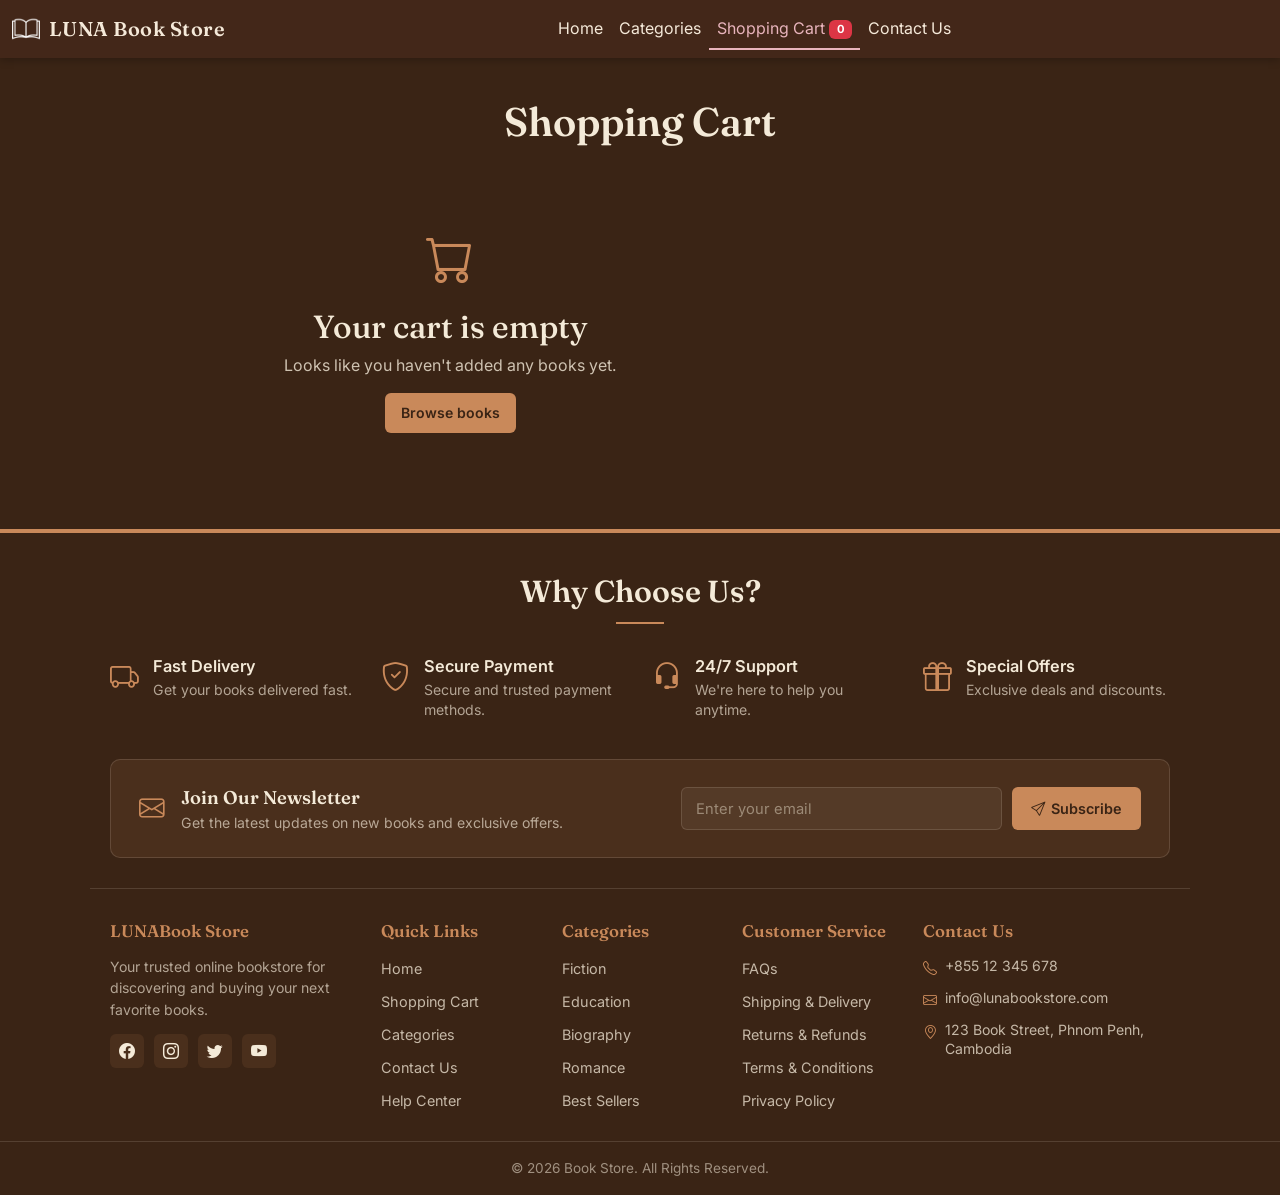
<file: shopping_cart.html>
<!doctype html>
<html lang="en">
  <head>
    <meta charset="UTF-8" />
    <meta name="viewport" content="width=device-width, initial-scale=1.0" />
    <title>Shopping Cart — Book Store</title>
    <meta name="description" content="Review the books in your cart." />
    <link rel="icon" href="data:image/svg+xml,%3Csvg xmlns='http://www.w3.org/2000/svg' viewBox='0 0 100 100'%3E%3Ctext y='.9em' font-size='90'%3E%F0%9F%93%9A%3C/text%3E%3C/svg%3E" />
    <link
      href="https://cdn.jsdelivr.net/npm/bootstrap@5.3.3/dist/css/bootstrap.min.css"
      rel="stylesheet"
    />
    <link
      rel="stylesheet"
      href="https://cdn.jsdelivr.net/npm/bootstrap-icons@1.11.3/font/bootstrap-icons.min.css"
    />
    <link rel="preconnect" href="https://fonts.googleapis.com" />
    <link rel="preconnect" href="https://fonts.gstatic.com" crossorigin />
    <link
      href="https://fonts.googleapis.com/css2?family=Fraunces:ital,opsz,wght@0,9..144,300;0,9..144,500;0,9..144,600;0,9..144,700;1,9..144,500&family=Inter:wght@400;500;600;700&family=Noto+Serif+Khmer:wght@400;600;700&display=swap"
      rel="stylesheet"
    />
    <link rel="stylesheet" href="css/styles.css" />
    <link rel="stylesheet" href="css/footer_section.css" />
    <link rel="stylesheet" href="css/shopping_cart.css" />
  </head>
  <body>
    <nav class="navbar navbar-expand-lg custom-navbar">
      <div class="container-fluid">
        <a class="navbar-brand" href="home.html">
          <img src="images/booklogo.png" alt="" class="brand-logo" />
          LUNA Book Store
        </a>
        <button
          class="navbar-toggler"
          type="button"
          data-bs-toggle="collapse"
          data-bs-target="#navbarNav"
          aria-controls="navbarNav"
          aria-expanded="false"
          aria-label="Toggle navigation"
        >
          <span class="navbar-toggler-icon"></span>
        </button>

        <div class="collapse navbar-collapse" id="navbarNav">
          <ul class="navbar-nav mx-auto">
            <li class="nav-item">
              <a class="nav-link" href="home.html">Home</a>
            </li>
            <li class="nav-item">
              <a class="nav-link" href="categories.html">Categories</a>
            </li>
            <li class="nav-item">
              <a class="nav-link" href="shopping_cart.html">
                Shopping Cart
                <span id="cart-count" class="badge bg-danger">0</span>
              </a>
            </li>
            <li class="nav-item">
              <a class="nav-link" href="contact_us.html">Contact Us</a>
            </li>
          </ul>
        </div>
      </div>
    </nav>

    <main class="container cart-page">
      <h1 class="page-title">Shopping Cart</h1>

      <div class="row g-4">
        <div class="col-lg-8">
          <div id="cart-container"></div>

          <div class="empty-state" id="empty-cart">
            <i class="bi bi-cart"></i>
            <h2>Your cart is empty</h2>
            <p>Looks like you haven't added any books yet.</p>
            <a href="categories.html" class="btn add-cart-btn">Browse books</a>
          </div>
        </div>

        <div class="col-lg-4">
          <aside class="cart-summary" id="cart-summary" hidden>
            <h2>Order Summary</h2>
            <div class="summary-row"><span id="summary-count">0 items</span><span id="cart-subtotal">$0.00</span></div>
            <div class="summary-row"><span>Shipping</span><span id="cart-shipping">$0.00</span></div>
            <p class="shipping-hint" id="shipping-hint"></p>
            <div class="summary-row total"><span>Total</span><span id="cart-total">$0.00</span></div>

            <a href="checkout.html" class="btn add-cart-btn btn-lg w-100 justify-content-center mt-3">Proceed to Checkout</a>
            <a href="categories.html" class="btn buy-now-btn w-100 mt-2">Continue Shopping</a>
            <button type="button" class="clear-cart-btn" onclick="clearCart()">Clear cart</button>
          </aside>
        </div>
      </div>
    </main>

    <!-- footer -->
    <section class="sf-wrap">
      <!-- Why Choose Us -->
      <div class="sf-why container-fluid">
        <div class="sf-why-heading">
          <h2>Why Choose Us?</h2>
        </div>

        <div class="row gy-4 sf-why-row">
          <div class="col-md-3 col-6 sf-why-item">
            <i class="bi bi-truck sf-why-icon"></i>
            <div>
              <div class="sf-why-title">Fast Delivery</div>
              <div class="sf-why-text">Get your books delivered fast.</div>
            </div>
          </div>

          <div class="col-md-3 col-6 sf-why-item">
            <i class="bi bi-shield-check sf-why-icon"></i>
            <div>
              <div class="sf-why-title">Secure Payment</div>
              <div class="sf-why-text">Secure and trusted payment methods.</div>
            </div>
          </div>

          <div class="col-md-3 col-6 sf-why-item">
            <i class="bi bi-headset sf-why-icon"></i>
            <div>
              <div class="sf-why-title">24/7 Support</div>
              <div class="sf-why-text">We're here to help you anytime.</div>
            </div>
          </div>

          <div class="col-md-3 col-6 sf-why-item">
            <i class="bi bi-gift sf-why-icon"></i>
            <div>
              <div class="sf-why-title">Special Offers</div>
              <div class="sf-why-text">Exclusive deals and discounts.</div>
            </div>
          </div>
        </div>
      </div>

      <!-- Newsletter -->
      <div class="sf-newsletter container-fluid">
        <div class="sf-newsletter-box">
          <div class="sf-newsletter-left">
            <i class="bi bi-envelope sf-newsletter-icon"></i>
            <div>
              <div class="sf-newsletter-title">Join Our Newsletter</div>
              <div class="sf-newsletter-text">
                Get the latest updates on new books and exclusive offers.
              </div>
            </div>
          </div>
          <form class="sf-newsletter-form">
            <input
              type="email"
              class="sf-newsletter-input"
              placeholder="Enter your email"
              aria-label="Email address"
              aria-label="Email address"
              aria-label="Email address"
              aria-label="Email address"
              required
            />
            <button type="submit" class="sf-newsletter-btn">
              <i class="bi bi-send"></i> Subscribe
            </button>
          </form>
        </div>
      </div>

      <!-- Footer columns -->
      <div class="sf-footer container-fluid">
        <div class="row gy-4">
          <div class="col-lg-3 col-md-6">
            <div class="sf-col-title">LUNABook Store</div>
            <p class="sf-about-text">
              Your trusted online bookstore for discovering and buying your next
              favorite books.
            </p>
            <div class="sf-socials">
              <a href="#"><i class="bi bi-facebook"></i></a>
              <a href="#"><i class="bi bi-instagram"></i></a>
              <a href="#"><i class="bi bi-twitter"></i></a>
              <a href="#"><i class="bi bi-youtube"></i></a>
            </div>
          </div>

          <div class="col-lg-2 col-md-6 col-6">
            <div class="sf-col-title">Quick Links</div>
            <ul class="sf-link-list">
              <li><a href="home.html">Home</a></li>
              <li><a href="shopping_cart.html">Shopping Cart</a></li>
              <li><a href="categories.html">Categories</a></li>
              <li><a href="contact_us.html">Contact Us</a></li>
              <li><a href="help.html">Help Center</a></li>
            </ul>
          </div>

          <div class="col-lg-2 col-md-6 col-6">
            <div class="sf-col-title">Categories</div>
            <ul class="sf-link-list">
              <li><a href="categories.html?category=fiction">Fiction</a></li>
              <li><a href="categories.html?category=education">Education</a></li>
              <li><a href="categories.html?category=biography">Biography</a></li>
              <li><a href="categories.html?category=romance">Romance</a></li>
              <li><a href="categories.html?category=bestselling">Best Sellers</a></li>
            </ul>
          </div>

          <div class="col-lg-2 col-md-6 col-6">
            <div class="sf-col-title">Customer Service</div>
            <ul class="sf-link-list">
              <li><a href="help.html#faqs">FAQs</a></li>
              <li><a href="help.html#shipping">Shipping &amp; Delivery</a></li>
              <li><a href="help.html#returns">Returns &amp; Refunds</a></li>
              <li><a href="help.html#terms">Terms &amp; Conditions</a></li>
              <li><a href="help.html#privacy">Privacy Policy</a></li>
            </ul>
          </div>

          <div class="col-lg-3 col-md-6 col-6">
            <div class="sf-col-title">Contact Us</div>
            <ul class="sf-contact-list">
              <li><i class="bi bi-telephone"></i> +855 12 345 678</li>
              <li><i class="bi bi-envelope"></i> info@lunabookstore.com</li>
              <li>
                <i class="bi bi-geo-alt"></i> 123 Book Street, Phnom Penh, Cambodia
              </li>
            </ul>
          </div>
        </div>
      </div>

      <div class="sf-bottom">&copy; 2026 Book Store. All Rights Reserved.</div>
    </section>

    <script src="https://cdn.jsdelivr.net/npm/bootstrap@5.3.3/dist/js/bootstrap.bundle.min.js"></script>
    <script src="js/books.js"></script>
    <script src="js/site.js"></script>
    <script src="js/cart.js"></script>
  </body>
</html>
</file>
<file: css/styles.css>
.custom-navbar {
  background-color: #432719;
  box-shadow: 0 2px 8px rgba(0, 0, 0, 0.25);
}

.custom-navbar .navbar-brand {
  color: #f5e9d9;
  font-weight: 600;
  letter-spacing: 0.5px;
}

.custom-navbar .nav-link {
  color: #f5e9d9;
  transition:
    color 0.2s ease,
    transform 0.2s ease;
}

.custom-navbar .nav-link:hover,
.custom-navbar .nav-link:focus-visible {
  color: #e8b4bc;
  transform: translateY(-1px);
}

.custom-navbar .nav-link:active {
  color: #e8b4bc;
  transform: translateY(0px);
}

.custom-navbar .nav-link.active {
  color: #e8b4bc;
  border-bottom: 2px solid #e8b4bc;
}

.custom-navbar .navbar-toggler {
  border-color: #e8b4bc;
  transition: filter 0.2s ease;
}

.custom-navbar .navbar-toggler:hover {
  filter: brightness(1.15);
}

.custom-navbar .navbar-toggler-icon {
  filter: invert(1);
}
/* booK  image*/

.hero {
  position: relative;
  width: 100%;
  height: 510px;
  overflow: hidden;
}

.hero img {
  width: 100%;
  height: 100%;
  object-fit: cover;
}

.hero-text {
  position: absolute;
  top: 40px;
  left: 50px;
  color: white;
}

.hero-text h1 {
  font-size: 55px;
  font-family: Georgia, serif;
  line-height: 1.1;
  font-weight: bold;
}

.hero-text span {
  color: #e8b4bc;
}
.shop-btn {
  display: inline-flex;
  align-items: center;
  gap: 8px;

  background-color: #954923;
  color: white;
  text-decoration: none;

  padding: 12px 24px;
  border-radius: 30px;
  font-size: 18px;
  font-weight: 600;

  transition: all 0.3s ease;
}

.shop-btn:hover {
  background-color: #e8b4bc;
  color: #432719;
  transform: translateY(-2px);
}

.shop-btn i {
  font-family: Georgia, serif;
  font-size: 20px;
}
/* body */
:root {
  --bg: #3a2415;
  --bg-soft: #4a2f1c;
  --cream: #f4ead8;
  --tan: #e9dcc3;
  --copper: #c9895a;
  --copper-dark: #b5744a;
  --line: rgba(244, 234, 216, 0.18);
}

body {
  background: var(--bg);
  font-family: "Inter", sans-serif;
  color: var(--cream);
}

.page-wrap {
  max-width: 900px;
}

/* ---------- Filter bar ---------- */
.filter-btn {
  background: var(--cream);
  border: none;
  border-radius: 6px;
  color: #3a2415;
  font-family: "Inter", sans-serif;
  font-size: 0.95rem;
  font-weight: 600;
  padding: 0.85rem 1.1rem;
  display: flex;
  align-items: center;
  justify-content: space-between;
  gap: 0.6rem;
  width: 100%;
  transition: background 0.15s ease;
}

.filter-btn::after {
  display: none;
}

.filter-btn:hover {
  background: #fff;
  color: #3a2415;
}

.filter-btn .chev {
  width: 11px;
  height: 11px;
  flex-shrink: 0;
  opacity: 0.6;
  transition: transform 0.18s ease;
}

.filter-btn[aria-expanded="true"] .chev {
  transform: rotate(180deg);
}

.dropdown {
  position: relative;
}

.dropdown-menu {
  border: none;
  border-radius: 8px;
  box-shadow: 0 12px 28px rgba(0, 0, 0, 0.35);
  padding: 0.4rem;
  margin-top: 8px !important;
  background: var(--cream);
}

.dropdown-item {
  font-family: "Inter", sans-serif;
  font-size: 0.92rem;
  color: #3a2415;
  padding: 0.55rem 0.75rem;
  border-radius: 5px;
  font-weight: 500;
}

.dropdown-item:hover,
.dropdown-item:focus {
  background: rgba(58, 36, 21, 0.08);
  color: #3a2415;
}

.search-btn {
  background: transparent;
  color: var(--copper);
  border: 1.5px solid var(--copper);
  border-radius: 6px;
  font-family: "Inter", sans-serif;
  font-weight: 500;
  font-size: 0.95rem;
  padding: 0.85rem 1.4rem;
  width: 100%;
  height: 100%;
  display: flex;
  align-items: center;
  justify-content: center;
  gap: 0.55rem;
  white-space: nowrap;
  transition:
    background 0.15s ease,
    color 0.15s ease;
}

.search-btn:hover {
  background: var(--copper);
  color: var(--bg);
}

.search-btn svg {
  width: 16px;
  height: 16px;
}

/* ---------- Section headers ---------- */
.section-heading {
  font-family: "Fraunces", serif;
  font-weight: 600;
  font-size: 1.4rem;
  color: var(--cream);
  text-align: center;
  position: relative;
  display: inline-block;
}

.section-heading::after {
  content: "";
  display: block;
  width: 46px;
  height: 2px;
  background: var(--copper);
  margin: 10px auto 0;
}

.section-heading-wrap {
  text-align: center;
}

/* ---------- Suggestion cards ---------- */
.suggest-card {
  background: var(--bg-soft);
  border: 1px solid var(--line);
  border-radius: 10px;
  padding: 1.6rem 1rem;
  text-align: center;
  height: 100%;
  transition:
    transform 0.15s ease,
    border-color 0.15s ease;
}

.suggest-card:hover {
  transform: translateY(-3px);
  border-color: var(--copper);
}

.suggest-icon {
  width: 52px;
  height: 52px;
  border-radius: 50%;
  border: 1.5px solid var(--copper);
  display: flex;
  align-items: center;
  justify-content: center;
  margin: 0 auto 1rem;
  color: var(--copper);
}

.suggest-icon svg {
  width: 22px;
  height: 22px;
}

.suggest-title {
  font-family: "Fraunces", serif;
  font-weight: 600;
  font-size: 1.05rem;
  color: var(--cream);
  margin-bottom: 0.2rem;
}

.suggest-count {
  font-size: 0.85rem;
  color: rgba(244, 234, 216, 0.6);
}

/* ---------- Book cards ---------- */
.book-card {
  background: var(--bg-soft);
  border: 1px solid var(--line);
  border-radius: 10px;
  padding: 1.4rem 1.2rem 1.6rem;
  height: 100%;
  text-align: center;
}

.book-cover {
  max-width: 150px;
  margin: 0 auto 1.2rem;
  border-radius: 3px;
  overflow: hidden;
  box-shadow: 0 10px 24px rgba(0, 0, 0, 0.4);
}

.book-cover img {
  width: 100%;
  display: block;
}

.book-title {
  font-family: "Fraunces", serif;
  font-weight: 600;
  font-size: 1.15rem;
  color: var(--cream);
  margin-bottom: 0.3rem;
}

.book-author {
  font-size: 0.9rem;
  color: rgba(244, 234, 216, 0.65);
  margin-bottom: 0.5rem;
}

.book-price {
  font-family: "Fraunces", serif;
  font-weight: 600;
  font-size: 1.15rem;
  color: var(--cream);
  margin-bottom: 1rem;
}

.add-cart-btn {
  background: var(--copper);
  color: var(--bg);
  border: none;
  border-radius: 6px;
  font-weight: 600;
  font-size: 0.88rem;
  padding: 0.6rem 1rem;
  display: inline-flex;
  align-items: center;
  gap: 0.5rem;
  transition: background 0.15s ease;
}

.add-cart-btn:hover {
  background: var(--copper-dark);
  color: var(--bg);
}

.add-cart-btn svg {
  width: 15px;
  height: 15px;
}
/* card */
/* ============================================================
   Spotlight carousel — append this to the END of your css/styles.css
   Namespaced with "bkspot-" prefix and scoped variables on
   .bkspot-rail, so it can't collide with .card / .book-card,
   Bootstrap classes, or your global --cream / --line variables.
   ============================================================ */

.bkspot-rail {
  --bkspot-card-bg: #3a2415;
  --bkspot-card-bg-2: #7a5232;
  --bkspot-gold: #e8c873;
  --bkspot-cream: #f3e6cf;
  --bkspot-line: rgba(232, 200, 115, 0.35);

  box-sizing: border-box;
  width: 100%;
  max-width: 960px;
  margin: 0 auto;
  padding: 20px 0 40px;
  font-family: "Noto Serif Khmer", "Khmer OS", serif;
}

.bkspot-rail * {
  box-sizing: border-box;
}

.bkspot-rail-top-line {
  width: 120px;
  height: 2px;
  background: var(--bkspot-line);
  margin: 0 auto 18px auto;
}

.bkspot-scroller {
  overflow: hidden;
  padding: 4px 0 8px 0;
  -webkit-mask-image: linear-gradient(
    90deg,
    transparent,
    #000 4%,
    #000 96%,
    transparent
  );
  mask-image: linear-gradient(
    90deg,
    transparent,
    #000 4%,
    #000 96%,
    transparent
  );
}

.bkspot-track {
  display: flex;
  gap: 20px;
  width: max-content;
  transition: transform 0.5s ease;
}

.bkspot-card {
  flex: 0 0 auto;
  width: 780px;
  max-width: 88vw;
  background: linear-gradient(
    160deg,
    var(--bkspot-card-bg),
    var(--bkspot-card-bg-2)
  );
  border-radius: 18px;
  padding: 26px 30px;
  display: flex;
  gap: 24px;
  align-items: flex-start;
  box-shadow: 0 10px 30px rgba(0, 0, 0, 0.25);
}

.bkspot-cover {
  flex: 0 0 170px;
  width: 170px;
  height: 250px;
  border-radius: 6px;
  overflow: hidden;
  position: relative;
  box-shadow: 0 6px 16px rgba(0, 0, 0, 0.4);
  background: radial-gradient(
    circle at 50% 30%,
    #c9853f 0%,
    #8a4a2a 55%,
    #4a2c1a 100%
  );
}

.bkspot-cover .bkspot-banner {
  position: absolute;
  top: 10px;
  left: 0;
  right: 0;
  text-align: center;
  color: var(--bkspot-gold);
  font-size: 9px;
  letter-spacing: 0.5px;
  opacity: 0.85;
}

.bkspot-cover .bkspot-title-plate {
  position: absolute;
  bottom: 34px;
  left: 0;
  right: 0;
  text-align: center;
  color: var(--bkspot-gold);
  font-weight: 700;
  font-size: 15px;
  text-shadow: 0 2px 4px rgba(0, 0, 0, 0.6);
}

.bkspot-cover .bkspot-imprint {
  position: absolute;
  bottom: 8px;
  left: 0;
  right: 0;
  text-align: center;
  color: var(--bkspot-cream);
  font-size: 9px;
  opacity: 0.8;
}

.bkspot-cover .bkspot-figure {
  position: absolute;
  inset: 0;
  display: flex;
  align-items: flex-end;
  justify-content: center;
  font-size: 70px;
  filter: drop-shadow(0 4px 6px rgba(0, 0, 0, 0.5));
  opacity: 0.9;
}

.bkspot-content {
  flex: 1;
  min-width: 0;
}

.bkspot-content h2 {
  margin: 6px 0 14px 0;
  color: var(--bkspot-gold);
  font-size: 26px;
  font-weight: 700;
  line-height: 1.3;
}

.bkspot-content p {
  margin: 0;
  color: var(--bkspot-cream);
  font-size: 16px;
  line-height: 1.85;
  opacity: 0.95;
}

.bkspot-cta-wrap {
  text-align: center;
  margin-top: 26px;
}

.bkspot-cta {
  display: inline-block;
  padding: 10px 28px;
  border-radius: 20px;
  border: 1px solid var(--bkspot-gold);
  color: var(--bkspot-gold);
  font-size: 14px;
  text-decoration: none;
  background: transparent;
}

@media (max-width: 640px) {
  .bkspot-card {
    flex-direction: column;
    align-items: center;
    text-align: center;
  }
  .bkspot-cover {
    width: 150px;
    height: 220px;
  }
  .bkspot-content h2 {
    font-size: 22px;
  }
}
.bkspot-cover img {
  width: 100%;
  height: 100%;
  object-fit: cover;
  display: block;
}


/* ============================================================
   ADDITIONS  —  navbar brand, hero tweaks, shared book cards,
   catalog toolbar, detail page bits, toasts, empty states.
   ============================================================ */

html {
  scroll-behavior: smooth;
}

a {
  color: var(--copper);
}

a:hover {
  color: var(--cream);
}

.khmer {
  font-family: "Noto Serif Khmer", "Khmer OS", serif;
  line-height: 1.7;
}

/* ---------- navbar brand ---------- */
.custom-navbar .navbar-brand {
  display: flex;
  align-items: center;
  gap: 0.55rem;
  font-family: "Fraunces", serif;
  font-size: 1.25rem;
}

.custom-navbar .brand-logo {
  width: 28px;
  height: 28px;
  filter: invert(1);
}

.custom-navbar .navbar-brand:hover {
  color: #e8b4bc;
}

.custom-navbar .badge {
  font-size: 0.7rem;
  vertical-align: middle;
}

/* ---------- hero ---------- */
.hero-sub {
  margin: 1.2rem 0 1.6rem 40px;
  font-size: 1.1rem;
  line-height: 1.5;
}

@media (max-width: 768px) {
  .hero {
    height: 420px;
  }
  .hero-text {
    top: 24px;
    left: 20px;
  }
  .hero-text h1 {
    font-size: 34px;
  }
  .hero-sub {
    margin-left: 0;
    font-size: 1rem;
  }
}

/* ---------- headings ---------- */
.page-title {
  color: var(--cream);
  text-align: center;
  margin: 40px 0 30px;
  font-family: "Fraunces", Georgia, serif;
  font-weight: 600;
}

/* ---------- suggestion cards are links now ---------- */
a.suggest-card {
  display: block;
  text-decoration: none;
}

/* ---------- book cards (home, categories, related) ---------- */
.book-card {
  display: flex;
  flex-direction: column;
  align-items: center;
  transition:
    transform 0.15s ease,
    border-color 0.15s ease;
}

.book-card:hover {
  transform: translateY(-4px);
  border-color: var(--copper);
}

.book-card .book-cover {
  display: block;
  width: 100%;
}

.book-card .book-cover img {
  aspect-ratio: 2 / 3;
  object-fit: cover;
}

.book-card a.book-title {
  display: block;
  text-decoration: none;
}

.book-card a.book-title:hover {
  color: var(--copper);
}

.book-card .book-buy {
  margin-top: auto;
  width: 100%;
}

.book-buy-actions {
  display: flex;
  gap: 0.5rem;
}

.book-buy-actions .btn {
  flex: 1 1 0;
  justify-content: center;
  padding: 0.55rem 0.4rem;
  font-size: 0.8rem;
  white-space: nowrap;
}

.book-buy-actions .add-cart-btn i {
  font-size: 0.85rem;
}

@media (max-width: 576px) {
  /* two-per-row cards are too narrow for a side-by-side pair */
  .book-buy-actions {
    flex-direction: column;
  }
}

.add-cart-btn {
  cursor: pointer;
}

.buy-now-btn {
  background: transparent;
  color: var(--copper);
  border: 1.5px solid var(--copper);
  border-radius: 6px;
  font-weight: 600;
  font-size: 0.88rem;
  padding: 0.6rem 1.2rem;
  cursor: pointer;
}

.buy-now-btn:hover {
  background: var(--copper);
  color: var(--bg);
}

.btn-lg {
  font-size: 1rem !important;
  padding: 0.75rem 1.4rem !important;
}

/* ---------- spotlight carousel ---------- */
.bkspot-cover {
  display: block;
}

.bkspot-content .bkspot-cta {
  margin-top: 18px;
}

.bkspot-cta:hover {
  background: var(--bkspot-gold);
  color: #3a2415;
}

/* ---------- categories toolbar ---------- */
.category-buttons {
  display: flex;
  flex-wrap: wrap;
  justify-content: center;
  gap: 0.5rem;
  margin-bottom: 1.5rem;
}

.category-btn {
  background: transparent;
  color: var(--copper);
  border: 1.5px solid var(--copper);
  padding: 0.5rem 1.15rem;
  border-radius: 20px;
  font-weight: 600;
  font-size: 0.92rem;
  transition:
    background 0.15s ease,
    color 0.15s ease;
}

.category-btn:hover,
.category-btn.active {
  background: var(--copper);
  color: var(--bg);
}

.catalog-toolbar {
  display: flex;
  flex-wrap: wrap;
  gap: 0.75rem;
  justify-content: center;
  margin-bottom: 1rem;
}

.catalog-toolbar .form-control,
.catalog-toolbar .form-select {
  background-color: var(--cream);
  border: none;
  color: #3a2415;
  font-weight: 500;
  width: auto;
  min-width: 190px;
  flex: 1 1 190px;
  max-width: 260px;
}

.catalog-toolbar .form-control::placeholder {
  color: rgba(58, 36, 21, 0.55);
}

.result-count {
  text-align: center;
  color: rgba(244, 234, 216, 0.65);
  font-size: 0.9rem;
  margin-bottom: 1.5rem;
}

/* ---------- empty states ---------- */
.empty-state {
  text-align: center;
  padding: 3rem 1rem;
  color: rgba(244, 234, 216, 0.8);
}

.empty-state i {
  font-size: 3rem;
  color: var(--copper);
}

.empty-state h2 {
  font-family: "Fraunces", serif;
  margin: 0.75rem 0 0.4rem;
  color: var(--cream);
}

/* ---------- toast messages ---------- */
.toast-wrap {
  position: fixed;
  right: 16px;
  bottom: 16px;
  z-index: 2000;
  display: flex;
  flex-direction: column;
  gap: 8px;
  max-width: calc(100vw - 32px);
}

.site-toast {
  display: flex;
  align-items: center;
  gap: 0.6rem;
  background: var(--cream);
  color: #3a2415;
  border-left: 4px solid #4c9a5b;
  border-radius: 8px;
  padding: 0.75rem 1rem;
  box-shadow: 0 10px 28px rgba(0, 0, 0, 0.4);
  font-size: 0.92rem;
  font-weight: 500;
  opacity: 0;
  transform: translateY(10px);
  transition:
    opacity 0.25s ease,
    transform 0.25s ease;
}

.site-toast.show {
  opacity: 1;
  transform: translateY(0);
}

.site-toast.is-error {
  border-left-color: #c0483a;
}

.site-toast i {
  font-size: 1.15rem;
  color: #4c9a5b;
}

.site-toast.is-error i {
  color: #c0483a;
}

/* ---------- help page ---------- */
.help-page {
  max-width: 820px;
}

.help-section {
  margin-bottom: 3rem;
  scroll-margin-top: 20px;
}

.help-section h2 {
  font-family: "Fraunces", serif;
  font-weight: 600;
  font-size: 1.6rem;
  color: var(--cream);
  margin-bottom: 1rem;
}

.help-section p,
.help-section li {
  color: rgba(244, 234, 216, 0.85);
  line-height: 1.7;
}

.help-note {
  background: var(--bg-soft);
  border: 1px solid var(--line);
  border-radius: 10px;
  padding: 0.9rem 1.1rem;
  font-size: 0.9rem;
  color: rgba(244, 234, 216, 0.75);
}

.help-page .accordion {
  --bs-accordion-bg: var(--bg-soft);
  --bs-accordion-color: var(--cream);
  --bs-accordion-border-color: var(--line);
  --bs-accordion-btn-color: var(--cream);
  --bs-accordion-btn-bg: var(--bg-soft);
  --bs-accordion-active-color: var(--cream);
  --bs-accordion-active-bg: #5a3922;
  --bs-accordion-btn-focus-box-shadow: 0 0 0 0.2rem rgba(201, 137, 90, 0.35);
}

.help-page .accordion-button::after {
  filter: invert(1);
}

@media (prefers-reduced-motion: reduce) {
  html {
    scroll-behavior: auto;
  }
  .book-card,
  .site-toast {
    transition: none;
  }
}
</file>
<file: css/footer_section.css>
/* ============================================================
   "Why Choose Us" + Newsletter + Footer partial styles.
   Append this to the END of your css/styles.css.
   Prefixed "sf-" (site footer) so it can't collide with your
   existing .card / .book-card / Bootstrap classes.
   ============================================================ */

.sf-wrap {
  --sf-bg: #3a2415;
  --sf-bg-soft: #4a2f1c;
  --sf-cream: #f4ead8;
  --sf-copper: #c9895a;
  --sf-copper-dark: #b5744a;
  --sf-line: rgba(244, 234, 216, 0.14);

  background: var(--sf-bg);
  color: var(--sf-cream);
  font-family: "Inter", sans-serif;
  border-top: 4px solid var(--sf-copper);
}

.sf-wrap * {
  box-sizing: border-box;
}
.sf-wrap a {
  text-decoration: none;
}

/* ---------- Why Choose Us ---------- */
.sf-why {
  max-width: 1100px;
  margin: 0 auto;
  padding: 40px 20px 30px;
}

.sf-why-heading {
  text-align: center;
  margin-bottom: 30px;
}

.sf-why-heading h2 {
  font-family: "Fraunces", serif;
  font-weight: 600;
  font-size: 1.9rem;
  color: var(--sf-cream);
  position: relative;
  display: inline-block;
  margin: 0;
}

.sf-why-heading h2::after {
  content: "";
  display: block;
  width: 48px;
  height: 2px;
  background: var(--sf-copper);
  margin: 12px auto 0;
}

.sf-why-item {
  display: flex;
  align-items: flex-start;
  gap: 14px;
}

.sf-why-icon {
  font-size: 1.8rem;
  color: var(--sf-copper);
  flex-shrink: 0;
  margin-top: 2px;
}

.sf-why-title {
  font-weight: 600;
  font-size: 1.02rem;
  color: var(--sf-cream);
  margin-bottom: 2px;
}

.sf-why-text {
  font-size: 0.88rem;
  color: rgba(244, 234, 216, 0.65);
  line-height: 1.4;
}

/* ---------- Newsletter ---------- */
.sf-newsletter {
  max-width: 1100px;
  margin: 0 auto;
  padding: 10px 20px 30px;
}

.sf-newsletter-box {
  background: var(--sf-bg-soft);
  border: 1px solid var(--sf-line);
  border-radius: 10px;
  padding: 24px 28px;
  display: flex;
  flex-wrap: wrap;
  align-items: center;
  justify-content: space-between;
  gap: 20px;
}

.sf-newsletter-left {
  display: flex;
  align-items: center;
  gap: 16px;
}

.sf-newsletter-icon {
  font-size: 1.6rem;
  color: var(--sf-copper);
}

.sf-newsletter-title {
  font-family: "Fraunces", serif;
  font-weight: 600;
  font-size: 1.15rem;
  color: var(--sf-cream);
}

.sf-newsletter-text {
  font-size: 0.88rem;
  color: rgba(244, 234, 216, 0.65);
}

.sf-newsletter-form {
  display: flex;
  gap: 10px;
  flex: 1;
  min-width: 280px;
  max-width: 460px;
}

.sf-newsletter-input {
  flex: 1;
  background: rgba(244, 234, 216, 0.06);
  border: 1px solid var(--sf-line);
  border-radius: 6px;
  padding: 0.6rem 0.9rem;
  color: var(--sf-cream);
  font-size: 0.92rem;
}

.sf-newsletter-input::placeholder {
  color: rgba(244, 234, 216, 0.45);
}

.sf-newsletter-input:focus {
  outline: none;
  border-color: var(--sf-copper);
}

.sf-newsletter-btn {
  background: var(--sf-copper);
  color: var(--sf-bg);
  border: none;
  border-radius: 6px;
  font-weight: 600;
  font-size: 0.9rem;
  padding: 0.6rem 1.2rem;
  white-space: nowrap;
  display: inline-flex;
  align-items: center;
  gap: 6px;
  transition: background 0.15s ease;
}

.sf-newsletter-btn:hover {
  background: var(--sf-copper-dark);
}

/* ---------- Footer columns ---------- */
.sf-footer {
  max-width: 1100px;
  margin: 0 auto;
  padding: 30px 20px 20px;
  border-top: 1px solid var(--sf-line);
}

.sf-col-title {
  font-family: "Fraunces", serif;
  font-weight: 600;
  font-size: 1.05rem;
  color: var(--sf-copper);
  margin-bottom: 12px;
}

.sf-about-text {
  font-size: 0.88rem;
  color: rgba(244, 234, 216, 0.65);
  line-height: 1.5;
  margin-bottom: 14px;
}

.sf-socials {
  display: flex;
  gap: 10px;
}

.sf-socials a {
  width: 34px;
  height: 34px;
  border-radius: 6px;
  background: var(--sf-bg-soft);
  color: var(--sf-cream);
  display: flex;
  align-items: center;
  justify-content: center;
  transition: background 0.15s ease;
}

.sf-socials a:hover {
  background: var(--sf-copper);
  color: var(--sf-bg);
}

.sf-link-list,
.sf-contact-list {
  list-style: none;
  padding: 0;
  margin: 0;
}

.sf-link-list li {
  margin-bottom: 9px;
}

.sf-link-list a {
  color: rgba(244, 234, 216, 0.75);
  font-size: 0.9rem;
  transition: color 0.15s ease;
}

.sf-link-list a:hover {
  color: var(--sf-copper);
}

.sf-contact-list li {
  display: flex;
  align-items: flex-start;
  gap: 8px;
  font-size: 0.88rem;
  color: rgba(244, 234, 216, 0.75);
  margin-bottom: 10px;
  line-height: 1.4;
}

.sf-contact-list i {
  color: var(--sf-copper);
  margin-top: 2px;
}

/* ---------- Bottom bar ---------- */
.sf-bottom {
  text-align: center;
  padding: 16px 20px;
  border-top: 1px solid var(--sf-line);
  font-size: 0.85rem;
  color: rgba(244, 234, 216, 0.55);
}

@media (max-width: 767px) {
  .sf-newsletter-box {
    flex-direction: column;
    align-items: flex-start;
  }
  .sf-newsletter-form {
    width: 100%;
    max-width: none;
  }
}

/* ---------- fix: newsletter form overflowed small phones ---------- */
.sf-newsletter-input {
  min-width: 0;
}

@media (max-width: 767px) {
  .sf-newsletter-form {
    min-width: 0;
  }
}
</file>
<file: css/bookdetails.css>
/* ========================================
   BOOK DETAIL PAGE  (bookdetail.html)
   Uses the colour variables from styles.css
======================================== */

.detail-page {
  padding-top: 2.5rem;
  padding-bottom: 2rem;
}

.detail-cover {
  width: 100%;
  max-width: 320px;
  aspect-ratio: 2 / 3;
  object-fit: cover;
  border-radius: 6px;
  box-shadow: 0 18px 40px rgba(0, 0, 0, 0.5);
}

.detail-crumbs {
  font-size: 0.85rem;
  color: rgba(244, 234, 216, 0.6);
  margin-bottom: 0.75rem;
}

.detail-crumbs a {
  text-decoration: none;
}

.detail-crumbs i {
  font-size: 0.7rem;
  margin: 0 0.25rem;
}

.detail-title {
  font-family: "Fraunces", serif;
  font-weight: 600;
  font-size: clamp(1.7rem, 4vw, 2.5rem);
  color: var(--cream);
  margin-bottom: 0.25rem;
}

.detail-author {
  font-size: 1.05rem;
  color: rgba(244, 234, 216, 0.7);
  margin-bottom: 1rem;
}

.detail-tags {
  display: flex;
  flex-wrap: wrap;
  gap: 0.5rem;
  margin-bottom: 1.25rem;
}

.detail-tag {
  display: inline-flex;
  align-items: center;
  gap: 0.35rem;
  border: 1.5px solid var(--copper);
  color: var(--copper);
  border-radius: 20px;
  padding: 0.2rem 0.8rem;
  font-size: 0.82rem;
  font-weight: 600;
  text-decoration: none;
}

a.detail-tag:hover {
  background: var(--copper);
  color: var(--bg);
}

.detail-tag.is-gold {
  border-color: #e8c873;
  color: #e8c873;
}

a.detail-tag.is-gold:hover {
  background: #e8c873;
  color: var(--bg);
}

.detail-tag.is-plain {
  border-color: var(--line);
  color: rgba(244, 234, 216, 0.75);
}

.detail-price {
  font-family: "Fraunces", serif;
  font-size: 2rem;
  font-weight: 600;
  color: var(--cream);
  margin-bottom: 1rem;
}

.detail-price small {
  font-family: "Inter", sans-serif;
  font-size: 0.95rem;
  font-weight: 400;
  color: rgba(244, 234, 216, 0.6);
  margin-left: 0.4rem;
}

.detail-description {
  color: rgba(244, 234, 216, 0.88);
  line-height: 1.75;
  max-width: 62ch;
  margin-bottom: 1.75rem;
}

.detail-actions {
  display: flex;
  flex-wrap: wrap;
  align-items: center;
  gap: 0.75rem;
  margin-bottom: 1.5rem;
}

.qty-stepper {
  display: inline-flex;
  align-items: stretch;
  border: 1.5px solid var(--line);
  border-radius: 6px;
  overflow: hidden;
}

.qty-stepper button {
  width: 42px;
  border: none;
  background: var(--bg-soft);
  color: var(--cream);
  font-size: 1.2rem;
}

.qty-stepper button:hover {
  background: var(--copper);
  color: var(--bg);
}

.qty-stepper input {
  width: 56px;
  text-align: center;
  border: none;
  background: var(--cream);
  color: #3a2415;
  font-weight: 600;
  -moz-appearance: textfield;
}

.qty-stepper input::-webkit-outer-spin-button,
.qty-stepper input::-webkit-inner-spin-button {
  -webkit-appearance: none;
  margin: 0;
}

.detail-back {
  text-decoration: none;
  font-size: 0.92rem;
}

#related-section {
  padding-bottom: 3rem;
}

@media (max-width: 767px) {
  .detail-page .text-center {
    margin-bottom: 1.5rem;
  }
}
</file>
<file: css/shopping_cart.css>
/* ========================================
   SHOPPING CART + CHECKOUT
   (shopping_cart.html, checkout.html)
   Dark theme, matches css/styles.css
======================================== */

.cart-page {
  padding-bottom: 3rem;
}

/* ---------- cart item ---------- */
.cart-item {
  display: flex;
  align-items: center;
  gap: 1.25rem;
  padding: 1rem 1.25rem;
  margin-bottom: 0.9rem;
  background: var(--bg-soft);
  border: 1px solid var(--line);
  border-radius: 10px;
}

.cart-book-image {
  width: 72px;
  height: 108px;
  object-fit: cover;
  border-radius: 4px;
  box-shadow: 0 6px 14px rgba(0, 0, 0, 0.4);
}

.cart-book-info {
  flex: 1;
  min-width: 0;
}

.cart-book-title {
  display: block;
  font-family: "Fraunces", serif;
  font-weight: 600;
  font-size: 1.05rem;
  color: var(--cream);
  text-decoration: none;
  margin-bottom: 0.15rem;
}

.cart-book-title:hover {
  color: var(--copper);
}

.cart-book-info p {
  margin: 0 0 0.25rem;
  font-size: 0.88rem;
  color: rgba(244, 234, 216, 0.65);
}

.cart-book-info strong {
  color: var(--cream);
}

.quantity-control {
  display: flex;
  align-items: center;
  gap: 0.6rem;
}

.quantity-control button {
  width: 34px;
  height: 34px;
  border: none;
  border-radius: 6px;
  background: var(--copper);
  color: var(--bg);
  font-size: 1.15rem;
  font-weight: 700;
  line-height: 1;
}

.quantity-control button:hover {
  background: var(--copper-dark);
}

.quantity-control span {
  min-width: 26px;
  text-align: center;
  font-weight: 600;
}

.cart-subtotal {
  width: 84px;
  text-align: right;
  font-weight: 700;
  color: var(--cream);
}

.remove-btn {
  border: none;
  background: transparent;
  color: #e07a6c;
  font-size: 1.2rem;
  padding: 0.25rem 0.4rem;
}

.remove-btn:hover {
  color: #ff9a8b;
}

/* ---------- summary card ---------- */
.cart-summary,
.checkout-card {
  background: var(--bg-soft);
  border: 1px solid var(--line);
  border-radius: 10px;
  padding: 1.5rem;
}

.cart-summary h2,
.checkout-card h2 {
  font-family: "Fraunces", serif;
  font-size: 1.3rem;
  font-weight: 600;
  margin-bottom: 1rem;
}

.summary-row {
  display: flex;
  justify-content: space-between;
  padding: 0.4rem 0;
  color: rgba(244, 234, 216, 0.85);
}

.summary-row.total {
  border-top: 1px solid var(--line);
  margin-top: 0.5rem;
  padding-top: 0.9rem;
  font-size: 1.2rem;
  font-weight: 700;
  color: var(--cream);
}

.shipping-hint {
  font-size: 0.82rem;
  color: var(--copper);
  margin: 0.5rem 0 1.1rem;
}

.clear-cart-btn {
  background: none;
  border: none;
  color: #e07a6c;
  font-size: 0.88rem;
  margin-top: 0.9rem;
  width: 100%;
  text-decoration: underline;
}

.buynow-note {
  margin: 0.85rem 0 0;
  font-size: 0.82rem;
  color: rgba(244, 234, 216, 0.65);
  text-align: center;
}

/* ---------- checkout form ---------- */
.checkout-card .form-label {
  font-size: 0.85rem;
  font-weight: 600;
  color: var(--cream);
}

.checkout-card .form-control,
.checkout-card .form-select {
  background-color: var(--cream);
  color: #3a2415;
  border: 1.5px solid transparent;
}

.checkout-card .form-control:focus {
  border-color: var(--copper);
  box-shadow: 0 0 0 0.2rem rgba(201, 137, 90, 0.3);
}

.checkout-card .invalid-feedback {
  color: #ff9a8b;
}

.pay-option {
  display: flex;
  gap: 0.75rem;
  align-items: flex-start;
  padding: 0.85rem 1rem;
  border: 1.5px solid var(--line);
  border-radius: 8px;
  margin-bottom: 0.6rem;
  cursor: pointer;
}

.pay-option:has(input:checked) {
  border-color: var(--copper);
  background: rgba(201, 137, 90, 0.12);
}

.pay-option small {
  display: block;
  color: rgba(244, 234, 216, 0.65);
}

.pay-option .form-check-input {
  margin-top: 0.3rem;
}

.checkout-items {
  list-style: none;
  padding: 0;
  margin: 0 0 1rem;
}

.checkout-line {
  display: flex;
  align-items: center;
  gap: 0.75rem;
  padding: 0.6rem 0;
  border-bottom: 1px solid var(--line);
}

.checkout-line img {
  width: 40px;
  height: 60px;
  object-fit: cover;
  border-radius: 3px;
}

.checkout-line-info {
  flex: 1;
  min-width: 0;
  display: flex;
  flex-direction: column;
}

.checkout-line-info small {
  color: rgba(244, 234, 216, 0.6);
}

/* ---------- order confirmation ---------- */
.done-card {
  max-width: 620px;
  margin: 0 auto;
  text-align: center;
}

.done-card > i {
  font-size: 3.5rem;
  color: #6cc17b;
}

.done-id {
  display: inline-block;
  font-family: "Fraunces", serif;
  font-size: 1.4rem;
  letter-spacing: 0.06em;
  color: var(--copper);
  border: 1.5px dashed var(--copper);
  border-radius: 8px;
  padding: 0.3rem 1rem;
  margin: 0.5rem 0 1.5rem;
}

.done-details {
  text-align: left;
  background: var(--bg-soft);
  border: 1px solid var(--line);
  border-radius: 10px;
  padding: 1.25rem 1.5rem;
  margin-bottom: 1.5rem;
}

.done-details dl {
  display: grid;
  grid-template-columns: 110px 1fr;
  gap: 0.4rem 1rem;
  margin: 0 0 1rem;
}

.done-details dt {
  color: rgba(244, 234, 216, 0.6);
  font-weight: 500;
}

.done-details dd {
  margin: 0;
}

.done-details ul {
  list-style: none;
  padding: 0.75rem 0 0;
  margin: 0;
  border-top: 1px solid var(--line);
}

.done-details li {
  display: flex;
  justify-content: space-between;
  padding: 0.2rem 0;
}

.done-details .done-total {
  display: flex;
  justify-content: space-between;
  border-top: 1px solid var(--line);
  margin-top: 0.5rem;
  padding-top: 0.6rem;
  font-weight: 700;
}

/* ---------- small screens ---------- */
@media (max-width: 768px) {
  .cart-item {
    flex-wrap: wrap;
  }

  .cart-book-info {
    flex: 1 1 calc(100% - 100px);
  }

  .quantity-control {
    margin-left: 88px;
  }

  .cart-subtotal {
    margin-left: auto;
  }

  /* trash icon sits in the top-right corner of the card */
  .cart-item {
    position: relative;
  }

  .cart-item .remove-btn {
    position: absolute;
    top: 6px;
    right: 8px;
  }

  .cart-book-info {
    padding-right: 24px;
  }
}

/* ---------- form polish ---------- */
.checkout-card .form-control::placeholder {
  color: rgba(58, 36, 21, 0.45);
}

/* optional fields don't need a green "valid" tick */
.was-validated .checkout-card .form-control:not([required]):valid {
  border-color: transparent;
  background-image: none;
  padding-right: 0.75rem;
}
</file>
<file: css/contact_styple.css>
/* ===== Contact page (Luna Bookstore) =====
   Scoped under .contact-page so it doesn't leak into
   home.html / shopping_cart.html / categories.html
========================================================= */

.contact-page {
  --night: #3a2415;
  --night-2: #4f2b0a;
  --card: #f6f0e2;
  --card-line: #ddd2b4;
  --gold: #cf9f3f;
  --gold-light: #e8b4bc;
  --ink: #f4f1e8;
  --muted: #f5e9d9;
  --error: #c97b6a;

  background: radial-gradient(ellipse at 15% 20%, #3a2415 0%, var(--night) 55%);
  font-family: "Inter", sans-serif;
  color: var(--ink);
  padding: 56px 16px;
}

.contact-page * {
  box-sizing: border-box;
}

.contact-page .contact-wrap {
  max-width: 1040px;
  margin: 0 auto;
  background: var(--night-2);
  border-radius: 18px;
  overflow: hidden;
  box-shadow: 0 40px 80px -30px rgba(0, 0, 0, 0.6);
}

/* ---- Left: info column ---- */
.contact-page .contact-info {
  padding: 56px 48px;
  position: relative;
  overflow: hidden;
}
.contact-page .moon {
  position: absolute;
  top: -60px;
  right: -60px;
  width: 220px;
  height: 220px;
  border-radius: 50%;
  background: radial-gradient(circle at 35% 35%, #b86840, transparent 70%);
  opacity: 0.6;
}
.contact-page .stars {
  position: absolute;
  inset: 0;
  background-image:
    radial-gradient(
      1.5px 1.5px at 20% 30%,
      rgba(255, 255, 255, 0.35),
      transparent
    ),
    radial-gradient(
      1.5px 1.5px at 70% 15%,
      rgba(255, 255, 255, 0.25),
      transparent
    ),
    radial-gradient(1px 1px at 85% 55%, rgba(255, 255, 255, 0.3), transparent),
    radial-gradient(1px 1px at 40% 70%, rgba(255, 255, 255, 0.2), transparent),
    radial-gradient(
      1.5px 1.5px at 60% 85%,
      rgba(255, 255, 255, 0.25),
      transparent
    );
  pointer-events: none;
}
.contact-page .eyebrow {
  position: relative;
  display: flex;
  align-items: center;
  gap: 10px;
  font-size: 12px;
  letter-spacing: 0.22em;
  text-transform: uppercase;
  color: var(--gold-light);
  font-weight: 600;
  margin-bottom: 28px;
}
.contact-page .eyebrow svg {
  width: 16px;
  height: 16px;
}
.contact-page .eyebrow::after {
  content: "";
  flex: 1;
  height: 1px;
  background: linear-gradient(90deg, rgba(231, 200, 118, 0.5), transparent);
}
.contact-page h1 {
  position: relative;
  font-family: "Fraunces", serif;
  font-weight: 500;
  font-size: 44px;
  line-height: 1.12;
  margin: 0 0 20px;
  letter-spacing: -0.01em;
}
.contact-page h1 em {
  font-style: italic;
  font-weight: 300;
  color: var(--gold-light);
}
.contact-page .lede {
  position: relative;
  color: var(--muted);
  font-size: 15.5px;
  line-height: 1.65;
  max-width: 38ch;
  margin-bottom: 44px;
}
.contact-page .contact-rows {
  position: relative;
  display: flex;
  flex-direction: column;
  gap: 4px;
}
.contact-page .row-item {
  display: flex;
  align-items: center;
  gap: 16px;
  padding: 14px 4px;
  border-top: 1px solid rgba(255, 255, 255, 0.08);
}
.contact-page .row-item:last-child {
  border-bottom: 1px solid rgba(255, 255, 255, 0.08);
}
.contact-page .row-item .ic {
  width: 34px;
  height: 34px;
  flex: 0 0 auto;
  border-radius: 50%;
  border: 1px solid rgba(231, 200, 118, 0.4);
  display: flex;
  align-items: center;
  justify-content: center;
  color: var(--gold-light);
}
.contact-page .row-item .ic svg {
  width: 15px;
  height: 15px;
}
.contact-page .row-item .txt {
  display: flex;
  flex-direction: column;
}
.contact-page .row-item .txt .label {
  font-size: 10.5px;
  letter-spacing: 0.1em;
  text-transform: uppercase;
  color: #f5e9d9;
}
.contact-page .row-item .txt .val {
  font-size: 14.5px;
  color: var(--ink);
}

/* ---- Right: form column ---- */
.contact-page .contact-form-side {
  background: var(--card);
  color: #2a2415;
  padding: 52px 46px;
  position: relative;
}
.contact-page .card-label {
  display: flex;
  justify-content: space-between;
  align-items: baseline;
  margin-bottom: 26px;
  padding-bottom: 16px;
  border-bottom: 1.5px dashed var(--card-line);
}
.contact-page .card-label .no {
  font-family: "Fraunces", serif;
  font-style: italic;
  font-size: 14px;
  color: #8a7a4a;
}
.contact-page .card-label .ttl {
  font-family: "Fraunces", serif;
  font-weight: 600;
  font-size: 20px;
  color: #2a2415;
}
.contact-page .field label {
  display: block;
  font-size: 11px;
  letter-spacing: 0.1em;
  text-transform: uppercase;
  color: #8a7a4a;
  margin-bottom: 8px;
  font-weight: 600;
}
.contact-page .field .req {
  color: var(--error);
  margin-left: 2px;
}
.contact-page .field input,
.contact-page .field textarea {
  width: 100%;
  border: none;
  border-bottom: 1.5px solid var(--card-line);
  background: transparent;
  padding: 6px 2px 10px;
  font-family: "Inter", sans-serif;
  font-size: 15px;
  color: #2a2415;
  outline: none;
  transition: border-color 0.2s ease;
  resize: none;
}
.contact-page .field input::placeholder,
.contact-page .field textarea::placeholder {
  color: #b6ac8e;
}
.contact-page .field input:focus,
.contact-page .field textarea:focus {
  border-color: var(--gold);
}
.contact-page .field textarea {
  min-height: 88px;
  line-height: 1.5;
}

.contact-page button[type="submit"] {
  margin-top: 20px;
  display: inline-flex;
  align-items: center;
  gap: 10px;
  background: #2a2415;
  color: var(--gold-light);
  border: none;
  padding: 15px 30px;
  border-radius: 999px;
  font-family: "Inter", sans-serif;
  font-weight: 600;
  font-size: 14px;
  letter-spacing: 0.03em;
  cursor: pointer;
  transition:
    transform 0.15s ease,
    background 0.2s ease;
}
.contact-page button[type="submit"]:hover {
  background: #3a3220;
  transform: translateY(-1px);
}
.contact-page button[type="submit"] svg {
  width: 15px;
  height: 15px;
  transition: transform 0.15s ease;
}
.contact-page button[type="submit"]:hover svg {
  transform: translateX(3px);
}
.contact-page button:focus-visible,
.contact-page .field input:focus-visible,
.contact-page .field textarea:focus-visible {
  outline: 2px solid var(--gold);
  outline-offset: 2px;
}

.contact-page .stamp {
  position: absolute;
  bottom: 44px;
  right: 46px;
  font-family: "Fraunces", serif;
  font-style: italic;
  font-size: 12px;
  color: #b6ac8e;
  border: 1px solid #cbbf9a;
  border-radius: 50%;
  width: 64px;
  height: 64px;
  display: flex;
  align-items: center;
  justify-content: center;
  text-align: center;
  line-height: 1.2;
  transform: rotate(-8deg);
  opacity: 0.7;
}

@media (max-width: 991px) {
  .contact-page .contact-info,
  .contact-page .contact-form-side {
    padding: 44px 32px;
  }
  .contact-page h1 {
    font-size: 34px;
  }
  .contact-page .stamp {
    display: none;
  }
}

@media (prefers-reduced-motion: reduce) {
  .contact-page * {
    transition: none !important;
  }
}

/* ---- Form validation + status messages ---- */
.contact-page .field .err {
  min-height: 0;
  margin-top: 4px;
  font-size: 12px;
  color: var(--error);
}

.contact-page .field.invalid input,
.contact-page .field.invalid textarea {
  border-color: var(--error);
}

.contact-page .form-status {
  margin-top: 16px;
  font-size: 14px;
  line-height: 1.5;
  border-radius: 8px;
  padding: 0;
}

.contact-page .form-status.success,
.contact-page .form-status.error {
  padding: 10px 14px;
}

.contact-page .form-status.success {
  background: rgba(60, 140, 80, 0.14);
  color: #2b6a3c;
}

.contact-page .form-status.error {
  background: rgba(190, 80, 60, 0.12);
  color: #a5432f;
}

.contact-page .form-status {
  margin-right: 84px; /* keep clear of the round stamp */
}
</file>
